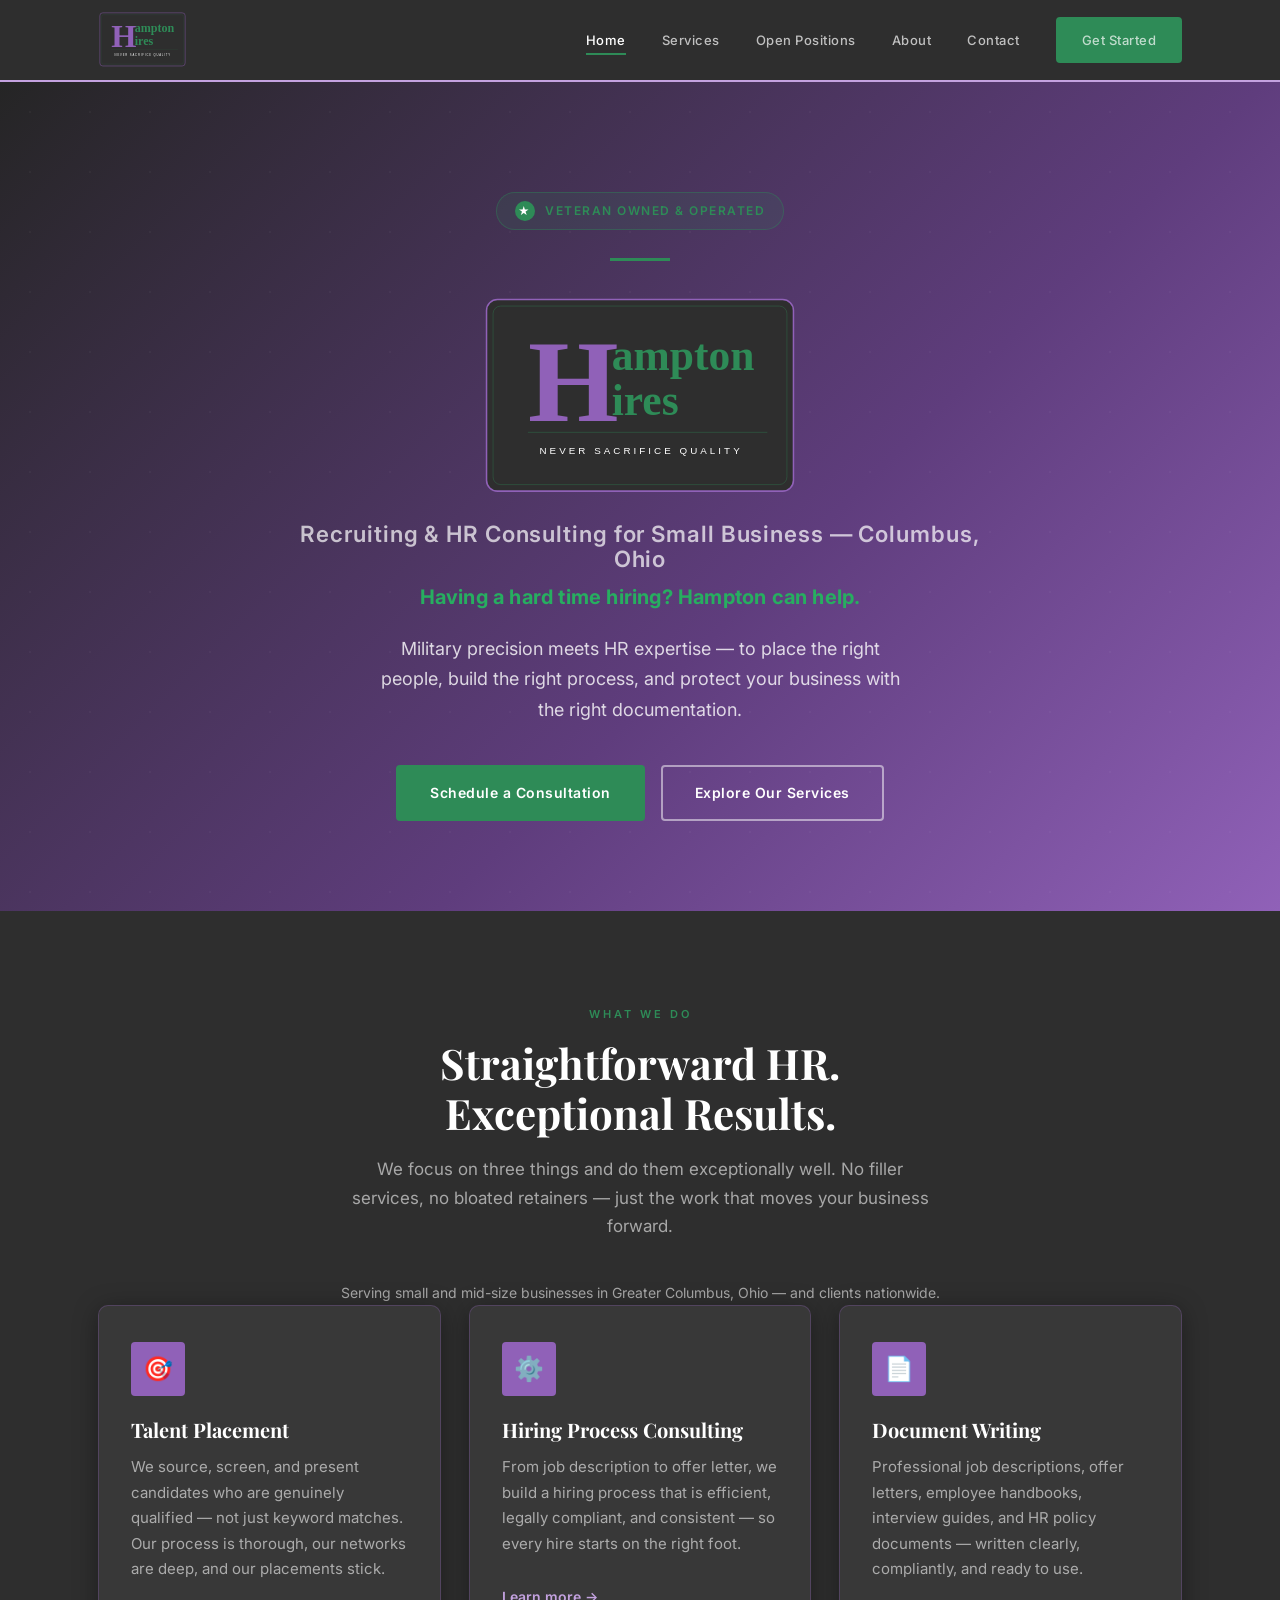
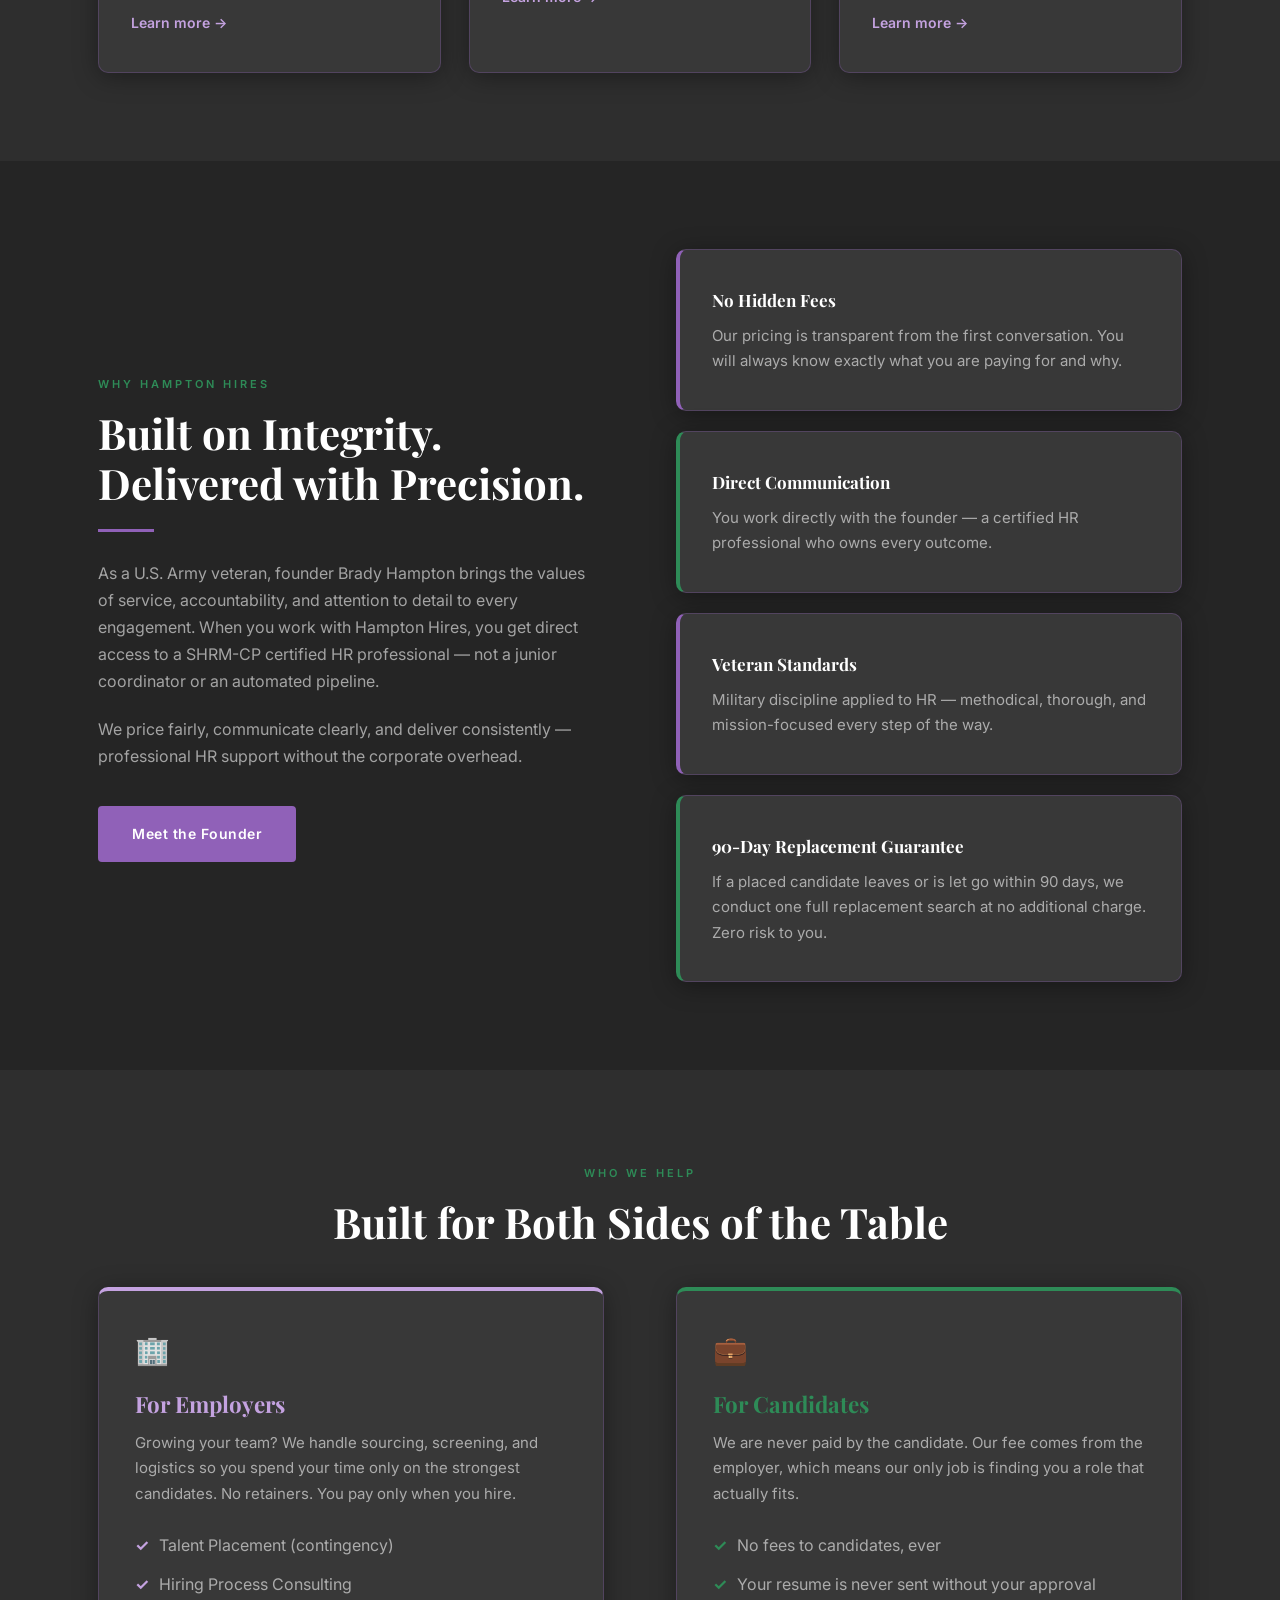
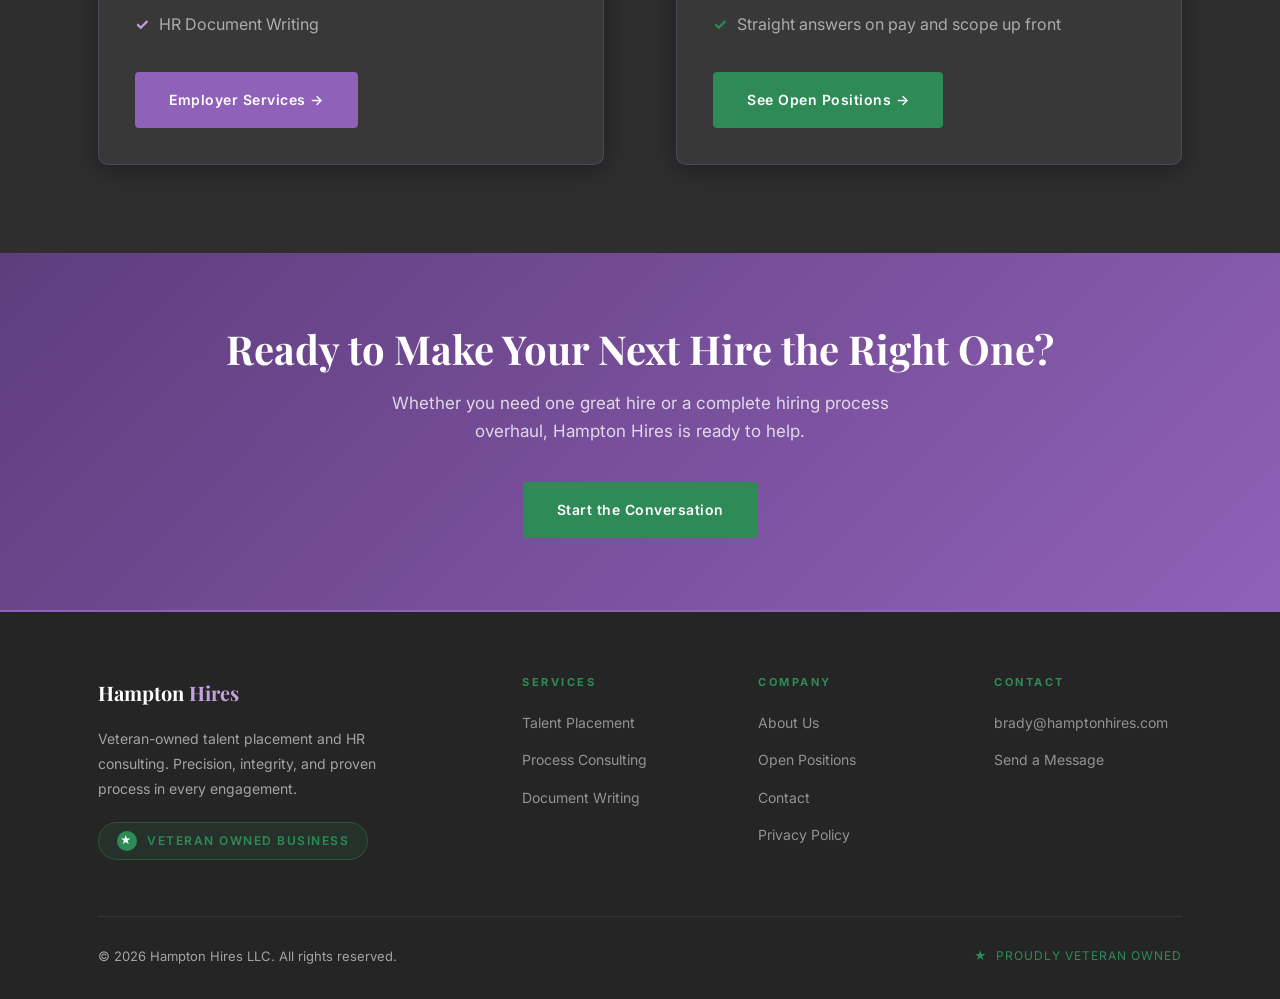
<file: index.html>
<!DOCTYPE html>
<html lang="en">
<head>
  <meta charset="UTF-8"/>
  <meta name="viewport" content="width=device-width, initial-scale=1.0"/>
  <title>Hampton Hires | Recruiter &amp; HR Consulting in Columbus, Ohio</title>
  <meta name="description" content="Veteran-owned talent placement and HR consulting for small and mid-size businesses. Serving Greater Columbus, Ohio and clients nationwide. Precision hiring, proven process."/>
  <meta property="og:title" content="Hampton Hires | Precision Talent Placement"/>
  <meta property="og:description" content="Veteran-owned talent placement and HR consulting. Military precision meets HR expertise — Greater Columbus, Ohio and nationwide."/>
  <meta property="og:type" content="website"/>
  <meta property="og:url" content="https://hamptonhires.com/"/>
  <meta property="og:image" content="https://hamptonhires.com/og-image.png"/>
  <meta property="og:image:width" content="1200"/>
  <meta property="og:image:height" content="630"/>
  <meta name="twitter:card" content="summary_large_image"/>
  <meta name="twitter:image" content="https://hamptonhires.com/og-image.png"/>
    <link rel="canonical" href="https://hamptonhires.com/"/>
  <link rel="icon" type="image/svg+xml" href="logo.svg"/>
  <link rel="stylesheet" href="styles.css"/>
  <script type="application/ld+json">
  {
    "@context": "https://schema.org",
    "@type": "ProfessionalService",
    "name": "Hampton Hires LLC",
    "description": "Veteran-owned talent placement and HR consulting firm serving Greater Columbus, Ohio and clients nationwide. Contingency recruiting with transparent fees and a candidate-first process.",
    "url": "https://hamptonhires.com",
    "telephone": "+17406043091",
    "email": "brady@hamptonhires.com",
    "address": {
      "@type": "PostalAddress",
      "streetAddress": "122 N. Madison Rd.",
      "addressLocality": "London",
      "addressRegion": "OH",
      "postalCode": "43140",
      "addressCountry": "US"
    },
    "areaServed": [
      {"@type": "City", "name": "Columbus", "sameAs": "https://en.wikipedia.org/wiki/Columbus,_Ohio"},
      {"@type": "State", "name": "Ohio", "sameAs": "https://en.wikipedia.org/wiki/Ohio"},
      {"@type": "Text", "name": "Nationwide"}
    ],
    "founder": {
      "@type": "Person",
      "name": "Brady Hampton",
      "jobTitle": "Founder",
      "hasCredential": "SHRM-CP"
    },
    "knowsAbout": ["Talent Acquisition", "Recruiting", "HR Consulting", "Small Business HR", "Contingency Recruiting"],
    "sameAs": ["https://www.linkedin.com/company/116021055/"],
    "priceRange": "$$",
    "image": "https://hamptonhires.com/og-image.png"
  }
  </script>
</head>
<body>

<nav class="nav">
  <div class="container nav-inner">
    <a href="index.html" class="nav-logo">
      <img src="logo.svg" alt="Hampton Hires — Never Sacrifice Quality" height="52" style="display:block;">
    </a>
    <div class="nav-links">
      <a href="index.html" class="active">Home</a>
      <a href="services.html">Services</a>
      <a href="jobs.html">Open Positions</a>
      <a href="about.html">About</a>
      <a href="contact.html">Contact</a>
      <a href="https://calendly.com/brady-hampton-1/30min" target="_blank" rel="noopener" class="btn btn-emerald nav-cta">Get Started</a>
    </div>
  </div>
</nav>

<section class="hero">
  <div class="container">
    <div class="hero-content" style="text-align:center;margin-left:auto;margin-right:auto;">
      <div class="vet-badge" style="margin-left:auto;margin-right:auto;">
        <div class="vet-badge-icon">&#9733;</div>
        Veteran Owned &amp; Operated
      </div>
      <div class="hero-rule" style="margin-left:auto;margin-right:auto;"></div>
      <img src="logo.svg" alt="Hampton Hires — Never Sacrifice Quality" style="width:320px;max-width:90%;margin-bottom:20px;display:block;margin-left:auto;margin-right:auto;">
      <h1 style="font-size:clamp(1.1rem,2.5vw,1.4rem);font-weight:600;color:rgba(255,255,255,0.7);letter-spacing:0.04em;text-align:center;margin:0 auto 8px;font-family:inherit;">Recruiting &amp; HR Consulting for Small Business &mdash; Columbus, Ohio</h1>
      <p style="font-size:1.25rem;font-weight:700;color:#27ae60;margin:0 auto 20px;text-align:center;letter-spacing:0.01em;">Having a hard time hiring? Hampton can help.</p>
      <p class="hero-sub" style="text-align:center;margin-left:auto;margin-right:auto;">Military precision meets HR expertise &mdash; to place the right people, build the right process, and protect your business with the right documentation.</p>
      <div class="hero-btns" style="justify-content:center;">
        <a href="https://calendly.com/brady-hampton-1/30min" target="_blank" rel="noopener" class="btn btn-emerald">Schedule a Consultation</a>
        <a href="services.html" class="btn btn-outline">Explore Our Services</a>
      </div>
    </div>
  </div>
</section>

<section class="section">
  <div class="container">
    <div class="text-center">
      <span class="eyebrow">What We Do</span>
      <h2 class="section-title">Straightforward HR.<br/>Exceptional Results.</h2>
      <p class="section-sub">We focus on three things and do them exceptionally well. No filler services, no bloated retainers &mdash; just the work that moves your business forward.</p>
      <p style="color:var(--text-muted);font-size:14px;margin-top:-8px;">Serving small and mid-size businesses in Greater Columbus, Ohio &mdash; and clients nationwide.</p>
    </div>
    <div class="card-grid">
      <div class="card">
        <div class="card-icon">&#127919;</div>
        <h3>Talent Placement</h3>
        <p>We source, screen, and present candidates who are genuinely qualified &mdash; not just keyword matches. Our process is thorough, our networks are deep, and our placements stick.</p>
        <br/><a href="services.html" style="color:var(--purple-light);font-weight:600;font-size:14px;">Learn more &rarr;</a>
      </div>
      <div class="card">
        <div class="card-icon">&#9881;&#65039;</div>
        <h3>Hiring Process Consulting</h3>
        <p>From job description to offer letter, we build a hiring process that is efficient, legally compliant, and consistent &mdash; so every hire starts on the right foot.</p>
        <br/><a href="services.html" style="color:var(--purple-light);font-weight:600;font-size:14px;">Learn more &rarr;</a>
      </div>
      <div class="card">
        <div class="card-icon">&#128196;</div>
        <h3>Document Writing</h3>
        <p>Professional job descriptions, offer letters, employee handbooks, interview guides, and HR policy documents &mdash; written clearly, compliantly, and ready to use.</p>
        <br/><a href="services.html" style="color:var(--purple-light);font-weight:600;font-size:14px;">Learn more &rarr;</a>
      </div>
    </div>
  </div>
</section>

<section class="section bg-blush">
  <div class="container">
    <div class="two-col">
      <div>
        <span class="eyebrow">Why Hampton Hires</span>
        <h2 class="section-title" style="text-align:left;">Built on Integrity.<br/>Delivered with Precision.</h2>
        <div class="divider left" style="margin-bottom:28px;"></div>
        <p style="color:var(--text-muted);margin-bottom:20px;">As a U.S. Army veteran, founder Brady Hampton brings the values of service, accountability, and attention to detail to every engagement. When you work with Hampton Hires, you get direct access to a SHRM-CP certified HR professional &mdash; not a junior coordinator or an automated pipeline.</p>
        <p style="color:var(--text-muted);margin-bottom:36px;">We price fairly, communicate clearly, and deliver consistently &mdash; professional HR support without the corporate overhead.</p>
        <a href="about.html" class="btn btn-purple">Meet the Founder</a>
      </div>
      <div style="display:flex;flex-direction:column;gap:20px;">
        <div class="card" style="border-left:4px solid var(--purple);">
          <div style="font-family:'Playfair Display',serif;font-size:17px;font-weight:700;margin-bottom:8px;color:var(--white);">No Hidden Fees</div>
          <p>Our pricing is transparent from the first conversation. You will always know exactly what you are paying for and why.</p>
        </div>
        <div class="card" style="border-left:4px solid var(--emerald);">
          <div style="font-family:'Playfair Display',serif;font-size:17px;font-weight:700;margin-bottom:8px;color:var(--white);">Direct Communication</div>
          <p>You work directly with the founder &mdash; a certified HR professional who owns every outcome.</p>
        </div>
        <div class="card" style="border-left:4px solid var(--purple);">
          <div style="font-family:'Playfair Display',serif;font-size:17px;font-weight:700;margin-bottom:8px;color:var(--white);">Veteran Standards</div>
          <p>Military discipline applied to HR &mdash; methodical, thorough, and mission-focused every step of the way.</p>
        </div>
        <div class="card" style="border-left:4px solid var(--emerald);">
          <div style="font-family:'Playfair Display',serif;font-size:17px;font-weight:700;margin-bottom:8px;color:var(--white);">90-Day Replacement Guarantee</div>
          <p>If a placed candidate leaves or is let go within 90 days, we conduct one full replacement search at no additional charge. Zero risk to you.</p>
        </div>
      </div>
    </div>
  </div>
</section>

<!-- FOR EMPLOYERS / FOR CANDIDATES -->
<section class="section">
  <div class="container">
    <div class="text-center" style="margin-bottom:40px;">
      <span class="eyebrow">Who We Help</span>
      <h2 class="section-title">Built for Both Sides of the Table</h2>
    </div>
    <div class="two-col">
      <div class="card" style="border-top:4px solid var(--purple-light);padding:36px;">
        <div style="font-size:28px;margin-bottom:16px;">&#127970;</div>
        <h3 style="color:var(--purple-light);font-family:'Playfair Display',serif;font-size:1.4rem;margin-bottom:12px;">For Employers</h3>
        <p style="color:var(--text-muted);margin-bottom:20px;">Growing your team? We handle sourcing, screening, and logistics so you spend your time only on the strongest candidates. No retainers. You pay only when you hire.</p>
        <ul style="list-style:none;padding:0;margin:0 0 28px;">
          <li style="padding:6px 0;color:var(--text-muted);display:flex;gap:10px;"><span style="color:var(--purple-light);font-weight:700;">&#10003;</span> Talent Placement (contingency)</li>
          <li style="padding:6px 0;color:var(--text-muted);display:flex;gap:10px;"><span style="color:var(--purple-light);font-weight:700;">&#10003;</span> Hiring Process Consulting</li>
          <li style="padding:6px 0;color:var(--text-muted);display:flex;gap:10px;"><span style="color:var(--purple-light);font-weight:700;">&#10003;</span> HR Document Writing</li>
        </ul>
        <a href="services.html" class="btn btn-purple">Employer Services &rarr;</a>
      </div>
      <div class="card" style="border-top:4px solid var(--emerald);padding:36px;">
        <div style="font-size:28px;margin-bottom:16px;">&#128188;</div>
        <h3 style="color:var(--emerald);font-family:'Playfair Display',serif;font-size:1.4rem;margin-bottom:12px;">For Candidates</h3>
        <p style="color:var(--text-muted);margin-bottom:20px;">We are never paid by the candidate. Our fee comes from the employer, which means our only job is finding you a role that actually fits.</p>
        <ul style="list-style:none;padding:0;margin:0 0 28px;">
          <li style="padding:6px 0;color:var(--text-muted);display:flex;gap:10px;"><span style="color:var(--emerald);font-weight:700;">&#10003;</span> No fees to candidates, ever</li>
          <li style="padding:6px 0;color:var(--text-muted);display:flex;gap:10px;"><span style="color:var(--emerald);font-weight:700;">&#10003;</span> Your resume is never sent without your approval</li>
          <li style="padding:6px 0;color:var(--text-muted);display:flex;gap:10px;"><span style="color:var(--emerald);font-weight:700;">&#10003;</span> Straight answers on pay and scope up front</li>
        </ul>
        <a href="jobs.html" class="btn btn-emerald">See Open Positions &rarr;</a>
      </div>
    </div>
  </div>
</section>

<section style="background:linear-gradient(135deg,var(--purple-dark),var(--purple));padding:72px 0;">
  <div class="container text-center">
    <h2 style="color:var(--white);font-size:clamp(26px,4vw,40px);margin-bottom:16px;">Ready to Make Your Next Hire the Right One?</h2>
    <p style="color:rgba(255,255,255,0.78);font-size:17px;margin-bottom:36px;max-width:520px;margin-left:auto;margin-right:auto;">Whether you need one great hire or a complete hiring process overhaul, Hampton Hires is ready to help.</p>
    <a href="contact.html" class="btn btn-emerald">Start the Conversation</a>
  </div>
</section>

<footer class="footer">
  <div class="container">
    <div class="footer-grid">
      <div class="footer-brand">
        <div style="color:white;font-family:'Playfair Display',serif;font-size:20px;font-weight:700;">Hampton<span style="color:var(--purple-light);"> Hires</span></div>
        <p>Veteran-owned talent placement and HR consulting. Precision, integrity, and proven process in every engagement.</p>
        <div class="vet-badge" style="margin-top:20px;margin-bottom:0;"><div class="vet-badge-icon">&#9733;</div>Veteran Owned Business</div>
      </div>
      <div>
        <h4>Services</h4>
        <ul>
          <li><a href="services.html">Talent Placement</a></li>
          <li><a href="services.html">Process Consulting</a></li>
          <li><a href="services.html">Document Writing</a></li>
        </ul>
      </div>
      <div>
        <h4>Company</h4>
        <ul>
          <li><a href="about.html">About Us</a></li>
          <li><a href="jobs.html">Open Positions</a></li>
          <li><a href="contact.html">Contact</a></li>
          <li><a href="privacy.html">Privacy Policy</a></li>
        </ul>
      </div>
      <div>
        <h4>Contact</h4>
        <ul>
          <li><a href="mailto:brady@hamptonhires.com">brady@hamptonhires.com</a></li>
          <li><a href="contact.html">Send a Message</a></li>
        </ul>
      </div>
    </div>
    <div class="footer-bottom">
      <span>&copy; 2026 Hampton Hires LLC. All rights reserved.</span>
      <div class="footer-vet"><span>&#9733;</span><span>Proudly Veteran Owned</span></div>
    </div>
  </div>
</footer>
</body>
</html>
</file>
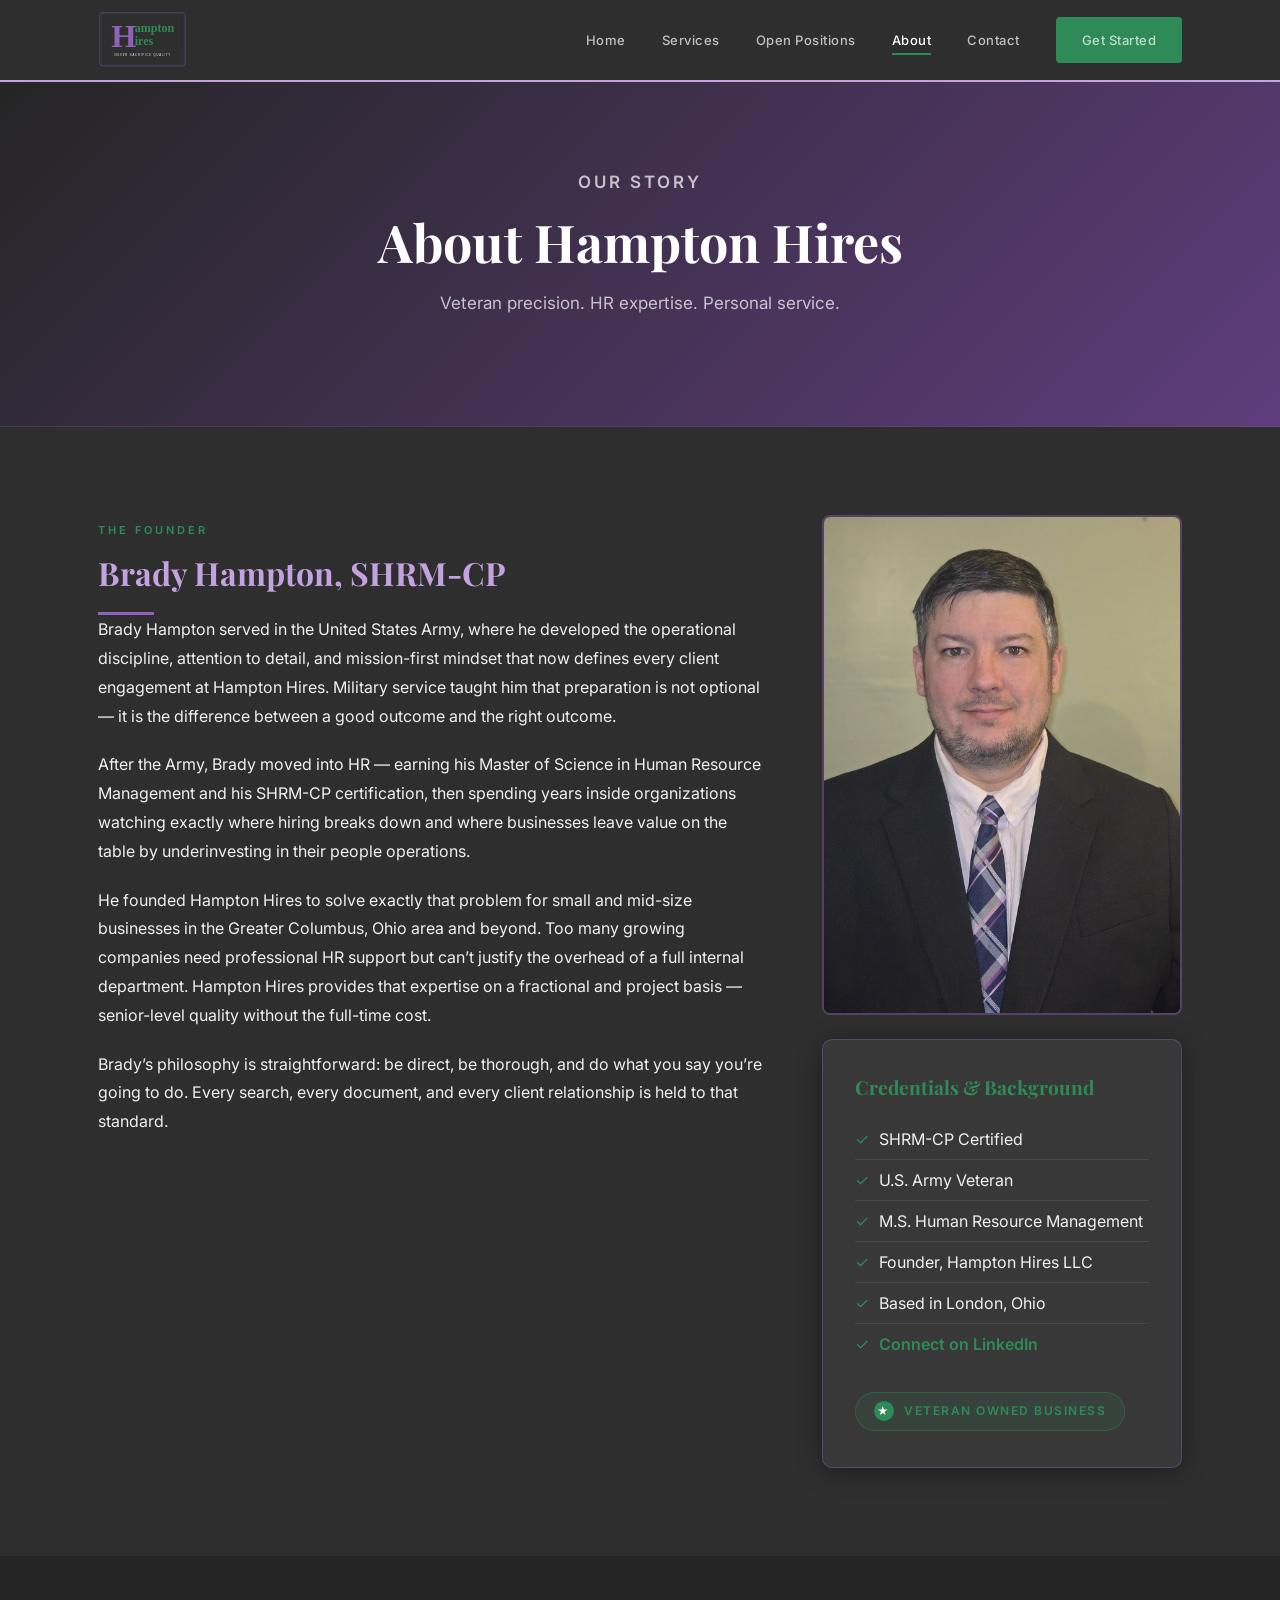
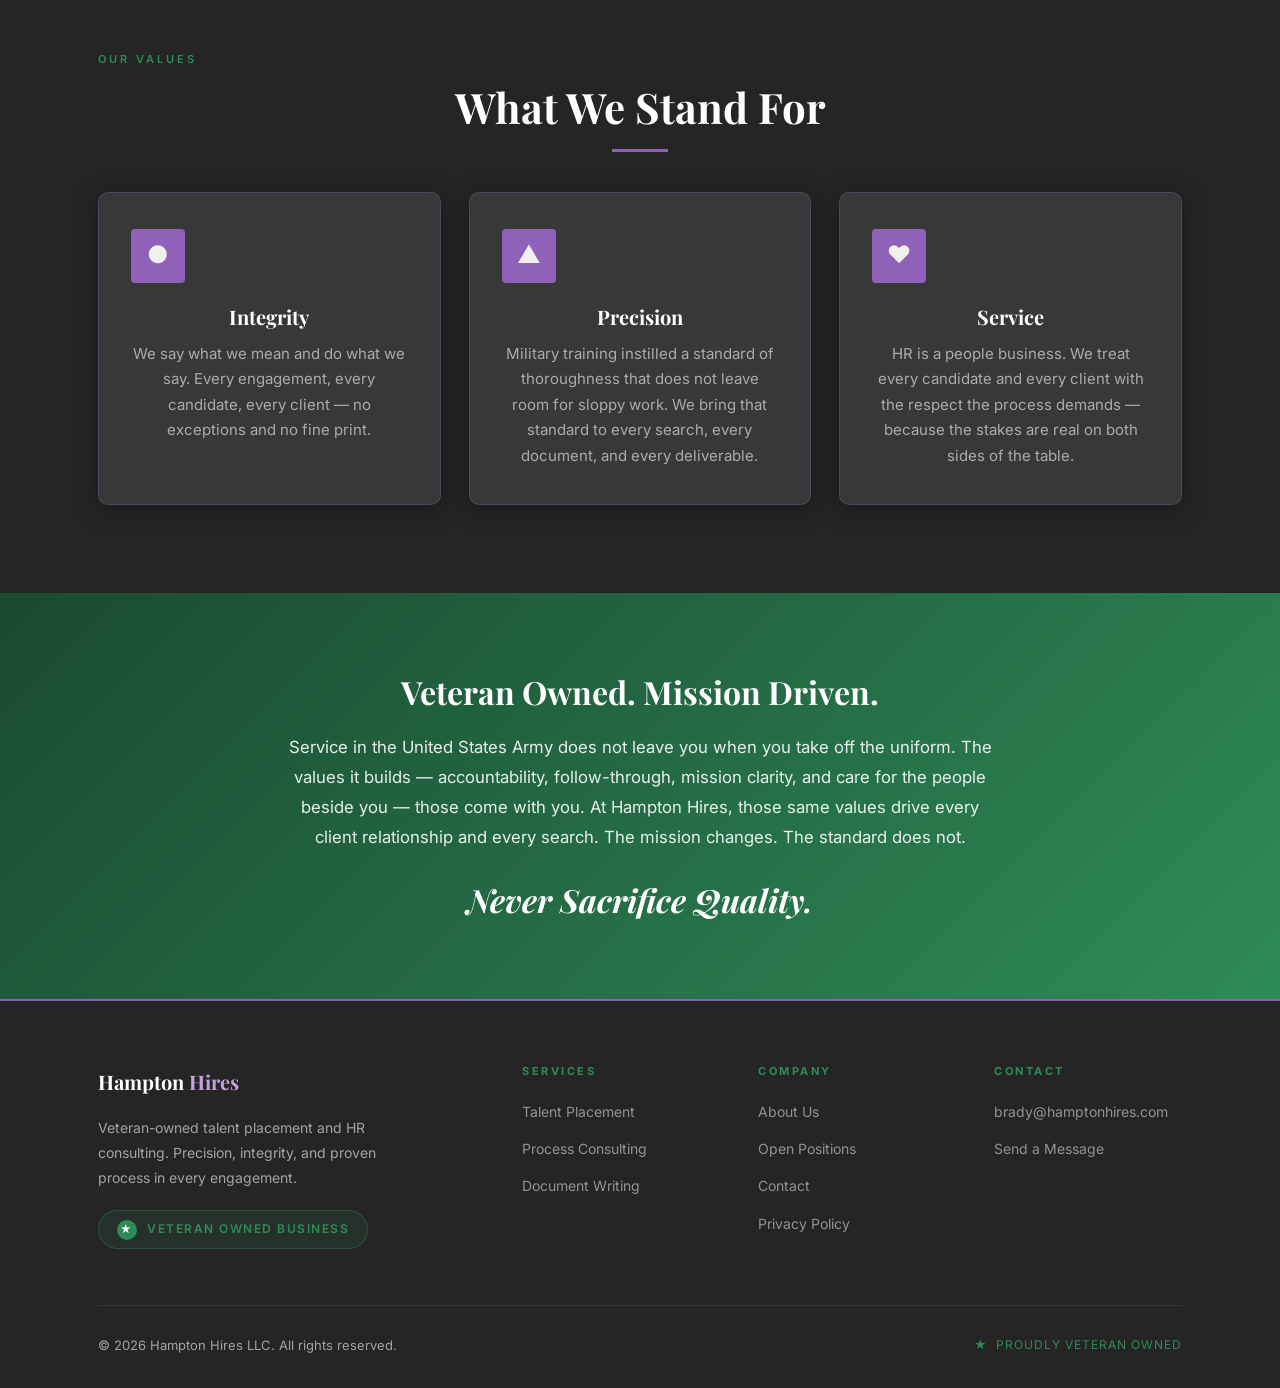
<file: about.html>
<!DOCTYPE html>
<html lang="en">
<head>
  <meta charset="UTF-8">
  <meta name="viewport" content="width=device-width, initial-scale=1.0">
  <title>About Brady Hampton, SHRM-CP | Hampton Hires (Columbus, OH)</title>
  <meta name="description" content="Brady Hampton, SHRM-CP — U.S. Army veteran, HR professional, and founder of Hampton Hires. Veteran-owned recruiting and HR consulting serving Greater Columbus, Ohio and nationwide."/>
  <meta property="og:title" content="About | Hampton Hires"/>
  <meta property="og:description" content="Meet Brady Hampton — U.S. Army veteran, SHRM-CP certified, and founder of Hampton Hires. Veteran-owned HR consulting built on precision and integrity."/>
  <meta property="og:type" content="website"/>
  <meta property="og:url" content="https://hamptonhires.com/about.html"/>
  <meta property="og:image" content="https://hamptonhires.com/og-image.png"/>
  <meta property="og:image:width" content="1200"/>
  <meta property="og:image:height" content="630"/>
  <meta name="twitter:card" content="summary_large_image"/>
  <meta name="twitter:image" content="https://hamptonhires.com/og-image.png"/>
    <link rel="canonical" href="https://hamptonhires.com/about.html"/>
  <link rel="icon" type="image/svg+xml" href="logo.svg"/>
  <link rel="stylesheet" href="styles.css">
  <script type="application/ld+json">
  {
    "@context": "https://schema.org",
    "@type": "ProfessionalService",
    "name": "Hampton Hires LLC",
    "description": "Veteran-owned talent placement and HR consulting firm serving Greater Columbus, Ohio and clients nationwide. Contingency recruiting with transparent fees and a candidate-first process.",
    "url": "https://hamptonhires.com",
    "telephone": "+17406043091",
    "email": "brady@hamptonhires.com",
    "address": {
      "@type": "PostalAddress",
      "streetAddress": "122 N. Madison Rd.",
      "addressLocality": "London",
      "addressRegion": "OH",
      "postalCode": "43140",
      "addressCountry": "US"
    },
    "areaServed": [
      {"@type": "City", "name": "Columbus", "sameAs": "https://en.wikipedia.org/wiki/Columbus,_Ohio"},
      {"@type": "State", "name": "Ohio", "sameAs": "https://en.wikipedia.org/wiki/Ohio"},
      {"@type": "Text", "name": "Nationwide"}
    ],
    "founder": {
      "@type": "Person",
      "name": "Brady Hampton",
      "jobTitle": "Founder",
      "hasCredential": "SHRM-CP"
    },
    "knowsAbout": ["Talent Acquisition", "Recruiting", "HR Consulting", "Small Business HR", "Contingency Recruiting"],
    "sameAs": ["https://www.linkedin.com/company/116021055/"],
    "priceRange": "$$",
    "image": "https://hamptonhires.com/og-image.png"
  }
  </script>
  <script type="application/ld+json">
  {
    "@context": "https://schema.org",
    "@type": "Person",
    "name": "Brady Hampton",
    "jobTitle": "Founder",
    "hasCredential": ["SHRM-CP", "M.S. Human Resource Management"],
    "worksFor": {
      "@type": "Organization",
      "name": "Hampton Hires LLC",
      "url": "https://hamptonhires.com"
    },
    "sameAs": ["https://www.linkedin.com/company/116021055/"]
  }
  </script>
</head>
<body>
<nav class="nav">
  <div class="container nav-inner">
    <a href="index.html" class="nav-logo">
      <img src="logo.svg" alt="Hampton Hires — Never Sacrifice Quality" height="52" style="display:block;">
    </a>
    <div class="nav-links">
      <a href="index.html">Home</a>
      <a href="services.html">Services</a>
      <a href="jobs.html">Open Positions</a>
      <a href="about.html" class="active">About</a>
      <a href="contact.html">Contact</a>
      <a href="https://calendly.com/brady-hampton-1/30min" target="_blank" rel="noopener" class="btn btn-emerald nav-cta">Get Started</a>
    </div>
  </div>
</nav>

<header class="page-header">
  <div class="container text-center">
    <p class="eyebrow">Our Story</p>
    <h1 class="section-title">About Hampton Hires</h1>
    <p class="section-sub">Veteran precision. HR expertise. Personal service.</p>
  </div>
</header>

<!-- FOUNDER SECTION -->
<section class="section">
  <div class="container two-col-aside">

    <!-- Left: Bio -->
    <div>
      <p class="eyebrow">The Founder</p>
      <h2 style="font-family:'Playfair Display',serif;font-size:2rem;color:var(--purple-light);margin-bottom:16px;">Brady Hampton, SHRM-CP</h2>
      <div class="divider left"></div>
      <p style="line-height:1.8;margin-bottom:20px;">Brady Hampton served in the United States Army, where he developed the operational discipline, attention to detail, and mission-first mindset that now defines every client engagement at Hampton Hires. Military service taught him that preparation is not optional &mdash; it is the difference between a good outcome and the right outcome.</p>
      <p style="line-height:1.8;margin-bottom:20px;">After the Army, Brady moved into HR &mdash; earning his Master of Science in Human Resource Management and his SHRM-CP certification, then spending years inside organizations watching exactly where hiring breaks down and where businesses leave value on the table by underinvesting in their people operations.</p>
      <p style="line-height:1.8;margin-bottom:20px;">He founded Hampton Hires to solve exactly that problem for small and mid-size businesses in the Greater Columbus, Ohio area and beyond. Too many growing companies need professional HR support but can&rsquo;t justify the overhead of a full internal department. Hampton Hires provides that expertise on a fractional and project basis &mdash; senior-level quality without the full-time cost.</p>
      <p style="line-height:1.8;">Brady&rsquo;s philosophy is straightforward: be direct, be thorough, and do what you say you&rsquo;re going to do. Every search, every document, and every client relationship is held to that standard.</p>
    </div>

    <!-- Right: Photo + Credentials card -->
    <div style="display:flex;flex-direction:column;gap:24px;">
      <img src="brady_headshot.jpg" alt="Brady Hampton, SHRM-CP — Founder of Hampton Hires"
           width="400" height="500" loading="lazy"
           style="width:100%;border-radius:8px;display:block;border:2px solid rgba(144,97,184,0.4);object-fit:cover;object-position:top;">
      <div class="card" style="border:1px solid rgba(144,97,184,0.4);">
        <h3 style="color:var(--emerald);font-family:'Playfair Display',serif;font-size:1.2rem;margin-bottom:20px;">Credentials &amp; Background</h3>
        <ul style="list-style:none;padding:0;margin:0 0 28px;line-height:1;">
          <li style="padding:12px 0;border-bottom:1px solid rgba(255,255,255,0.08);display:flex;align-items:center;gap:10px;"><span style="color:var(--emerald);">&#10003;</span> SHRM-CP Certified</li>
          <li style="padding:12px 0;border-bottom:1px solid rgba(255,255,255,0.08);display:flex;align-items:center;gap:10px;"><span style="color:var(--emerald);">&#10003;</span> U.S. Army Veteran</li>
          <li style="padding:12px 0;border-bottom:1px solid rgba(255,255,255,0.08);display:flex;align-items:center;gap:10px;"><span style="color:var(--emerald);">&#10003;</span> M.S. Human Resource Management</li>
          <li style="padding:12px 0;border-bottom:1px solid rgba(255,255,255,0.08);display:flex;align-items:center;gap:10px;"><span style="color:var(--emerald);">&#10003;</span> Founder, Hampton Hires LLC</li>
          <li style="padding:12px 0;border-bottom:1px solid rgba(255,255,255,0.08);display:flex;align-items:center;gap:10px;"><span style="color:var(--emerald);">&#10003;</span> Based in London, Ohio</li>
          <li style="padding:12px 0;display:flex;align-items:center;gap:10px;"><span style="color:var(--emerald);">&#10003;</span> <a href="https://www.linkedin.com/company/116021055/" target="_blank" rel="noopener" style="color:var(--emerald);font-weight:600;">Connect on LinkedIn</a></li>
        </ul>
        <div class="vet-badge" style="margin:0;"><div class="vet-badge-icon">&#9733;</div>Veteran Owned Business</div>
      </div>
    </div>

  </div>
</section>

<!-- MISSION / VALUES -->
<section class="section bg-blush">
  <div class="container">
    <p class="eyebrow text-center">Our Values</p>
    <h2 class="section-title text-center">What We Stand For</h2>
    <div class="divider" style="margin:0 auto 40px;"></div>
    <div class="card-grid">

      <div class="card text-center">
        <div class="card-icon">&#9679;</div>
        <h3>Integrity</h3>
        <p>We say what we mean and do what we say. Every engagement, every candidate, every client &mdash; no exceptions and no fine print.</p>
      </div>

      <div class="card text-center">
        <div class="card-icon">&#9650;</div>
        <h3>Precision</h3>
        <p>Military training instilled a standard of thoroughness that does not leave room for sloppy work. We bring that standard to every search, every document, and every deliverable.</p>
      </div>

      <div class="card text-center">
        <div class="card-icon">&#9829;</div>
        <h3>Service</h3>
        <p>HR is a people business. We treat every candidate and every client with the respect the process demands &mdash; because the stakes are real on both sides of the table.</p>
      </div>

    </div>
  </div>
</section>

<!-- VETERAN SECTION -->
<section style="background:linear-gradient(135deg,#1a4a30 0%,var(--emerald) 100%);padding:80px 0;">
  <div class="container" style="max-width:760px;text-align:center;">
    <h2 style="color:white;font-family:'Playfair Display',serif;font-size:2rem;margin-bottom:20px;">Veteran Owned. Mission Driven.</h2>
    <p style="color:rgba(255,255,255,0.9);font-size:1.05rem;line-height:1.8;">Service in the United States Army does not leave you when you take off the uniform. The values it builds &mdash; accountability, follow-through, mission clarity, and care for the people beside you &mdash; those come with you. At Hampton Hires, those same values drive every client relationship and every search. The mission changes. The standard does not.</p>
    <h2 style="color:white;font-family:'Playfair Display',serif;font-size:2rem;margin-top:28px;margin-bottom:0;font-style:italic;">Never Sacrifice Quality.</h2>
  </div>
</section>

<footer class="footer">
  <div class="container">
    <div class="footer-grid">
      <div class="footer-brand">
        <div style="color:white;font-family:'Playfair Display',serif;font-size:20px;font-weight:700;">Hampton<span style="color:var(--purple-light);"> Hires</span></div>
        <p>Veteran-owned talent placement and HR consulting. Precision, integrity, and proven process in every engagement.</p>
        <div class="vet-badge" style="margin-top:20px;margin-bottom:0;"><div class="vet-badge-icon">&#9733;</div>Veteran Owned Business</div>
      </div>
      <div><h4>Services</h4><ul><li><a href="services.html">Talent Placement</a></li><li><a href="services.html">Process Consulting</a></li><li><a href="services.html">Document Writing</a></li></ul></div>
      <div><h4>Company</h4><ul><li><a href="about.html">About Us</a></li><li><a href="jobs.html">Open Positions</a></li><li><a href="contact.html">Contact</a></li><li><a href="privacy.html">Privacy Policy</a></li></ul></div>
      <div><h4>Contact</h4><ul><li><a href="mailto:brady@hamptonhires.com">brady@hamptonhires.com</a></li><li><a href="contact.html">Send a Message</a></li></ul></div>
    </div>
    <div class="footer-bottom">
      <span>&copy; 2026 Hampton Hires LLC. All rights reserved.</span>
      <div class="footer-vet"><span>&#9733;</span><span>Proudly Veteran Owned</span></div>
    </div>
  </div>
</footer>
</body>
</html>
</file>
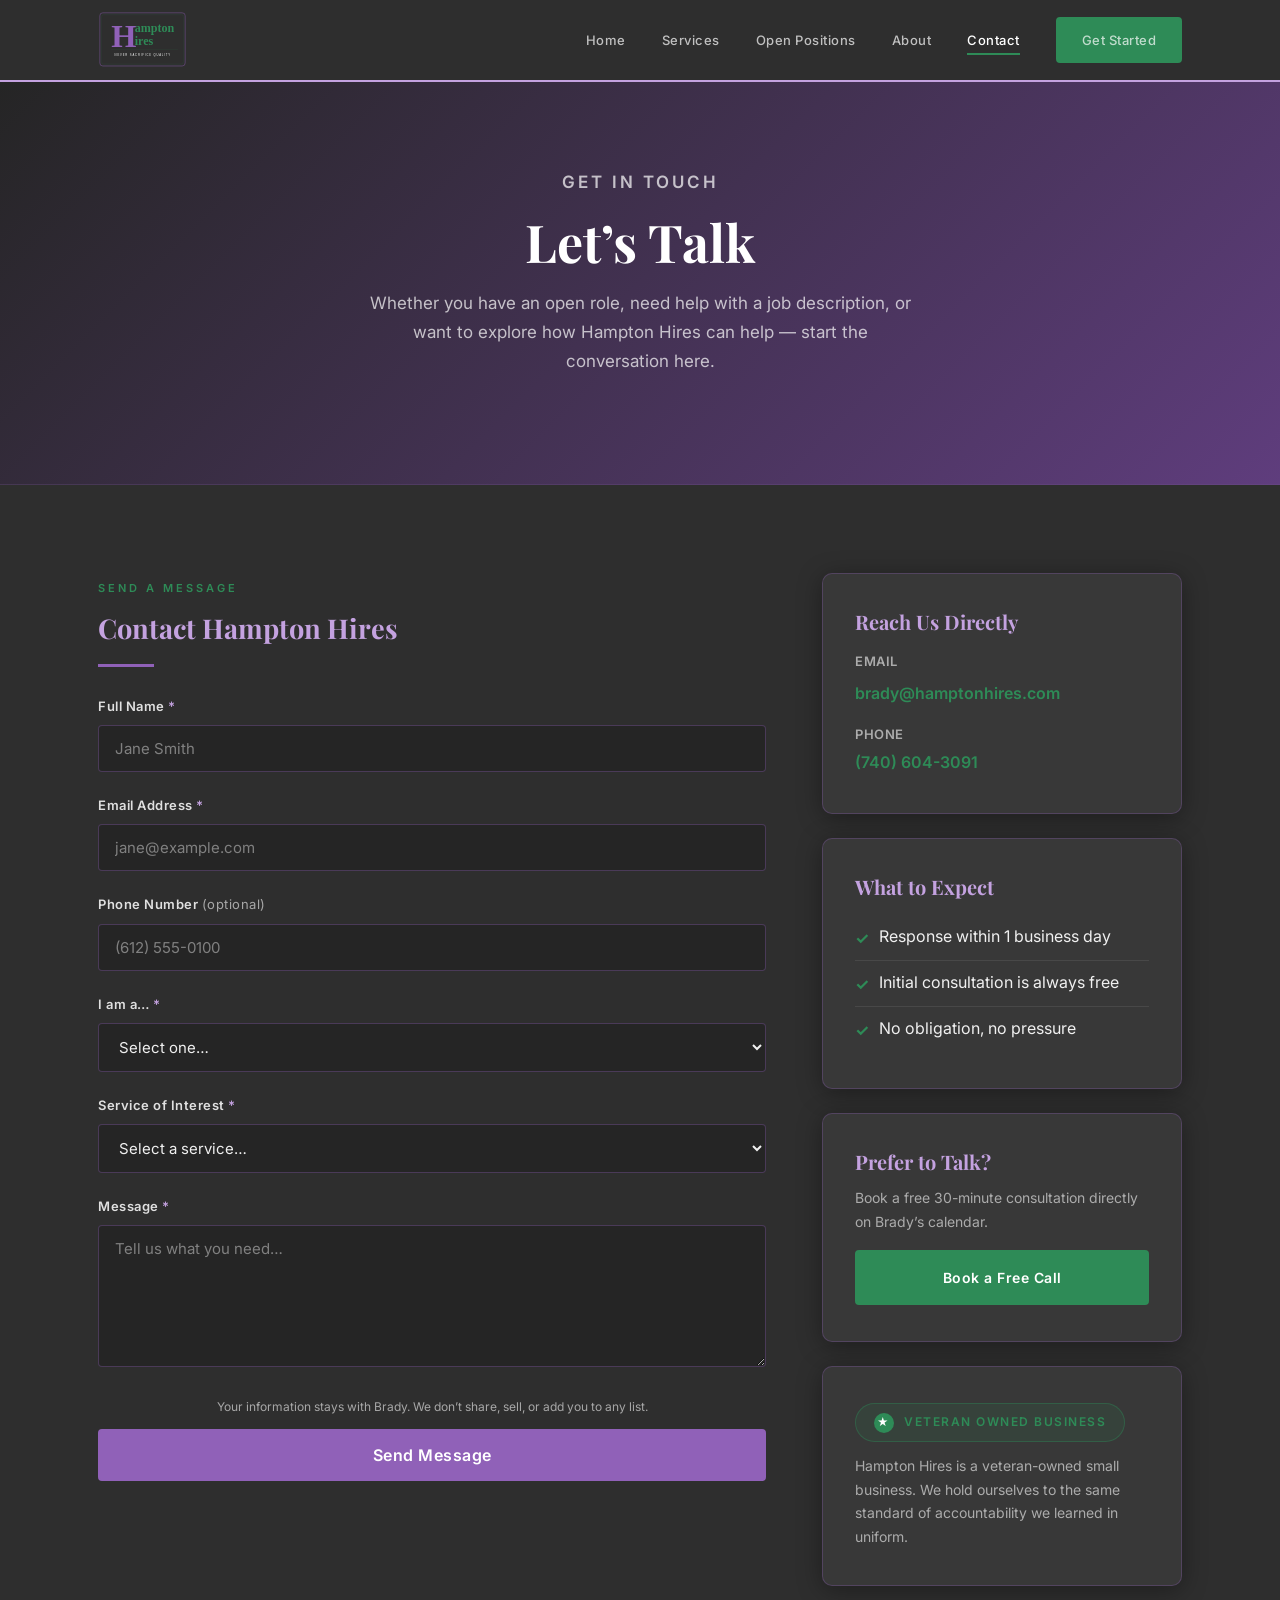
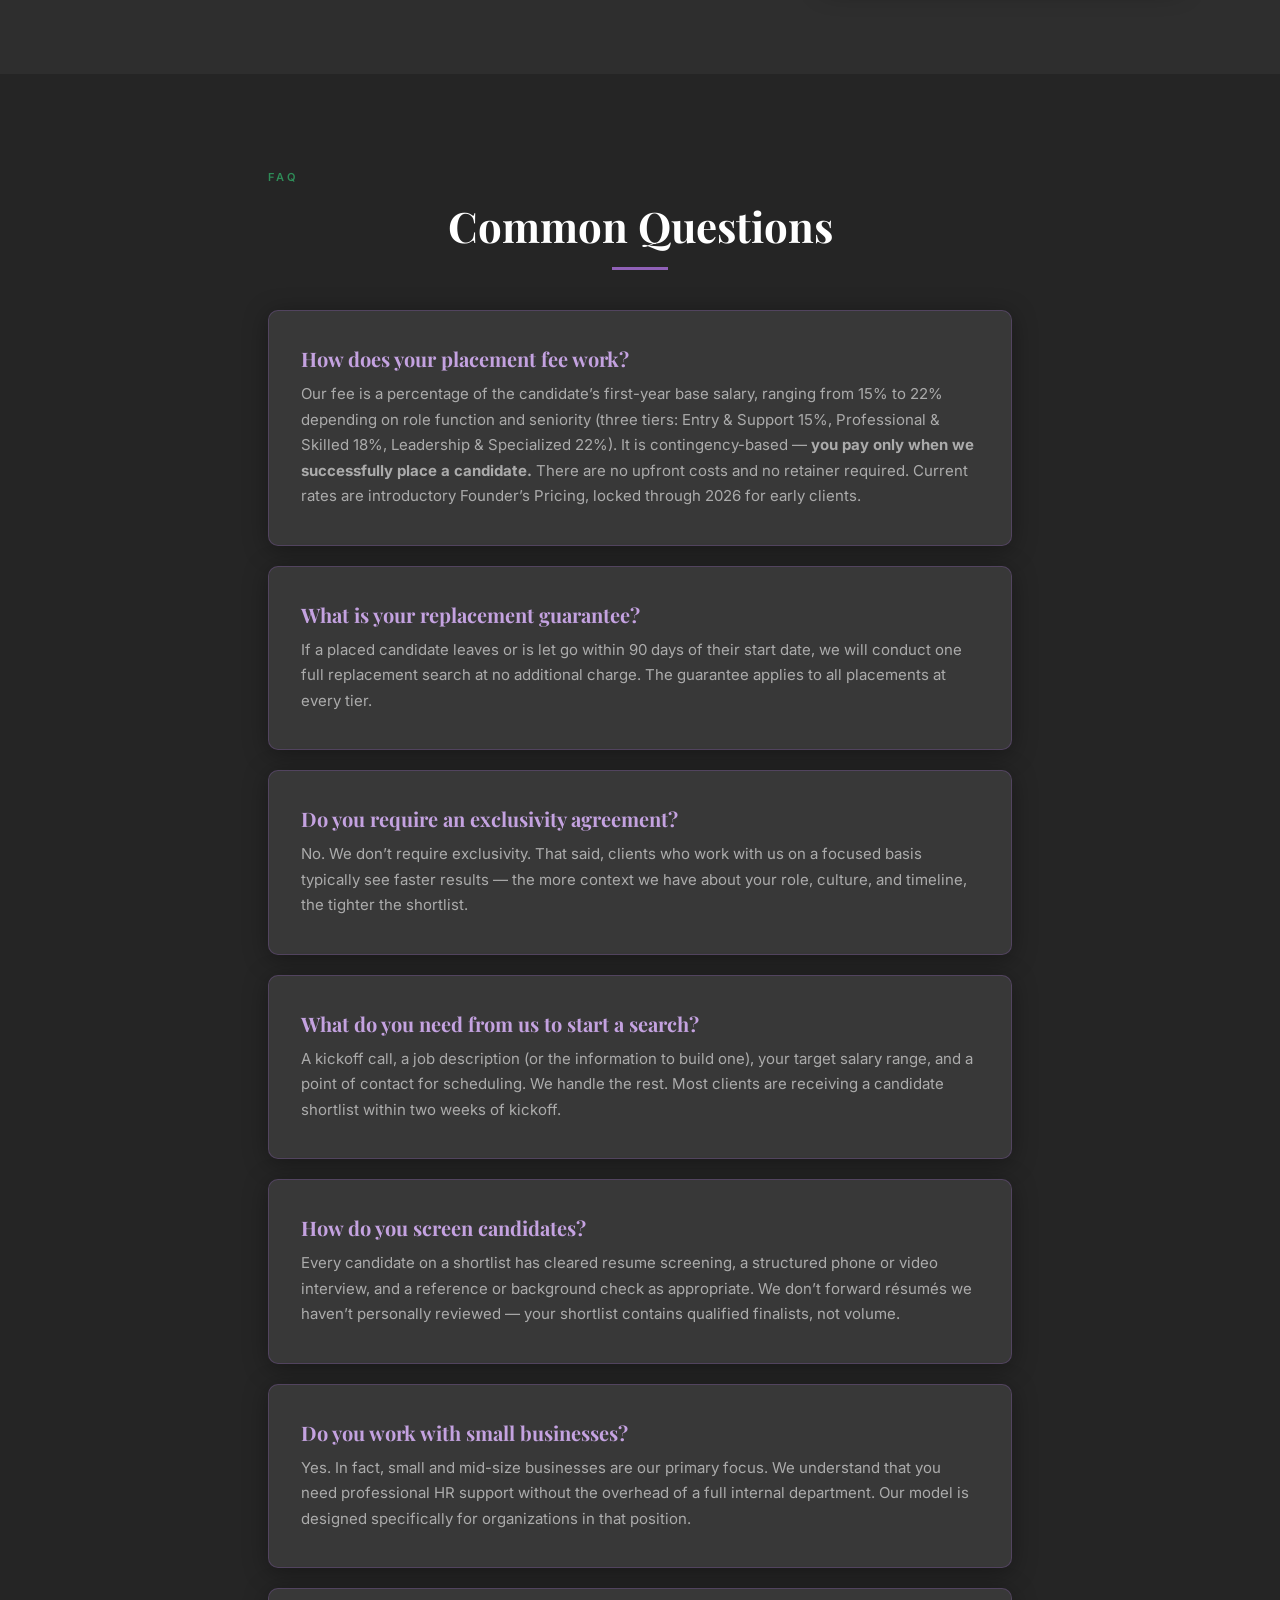
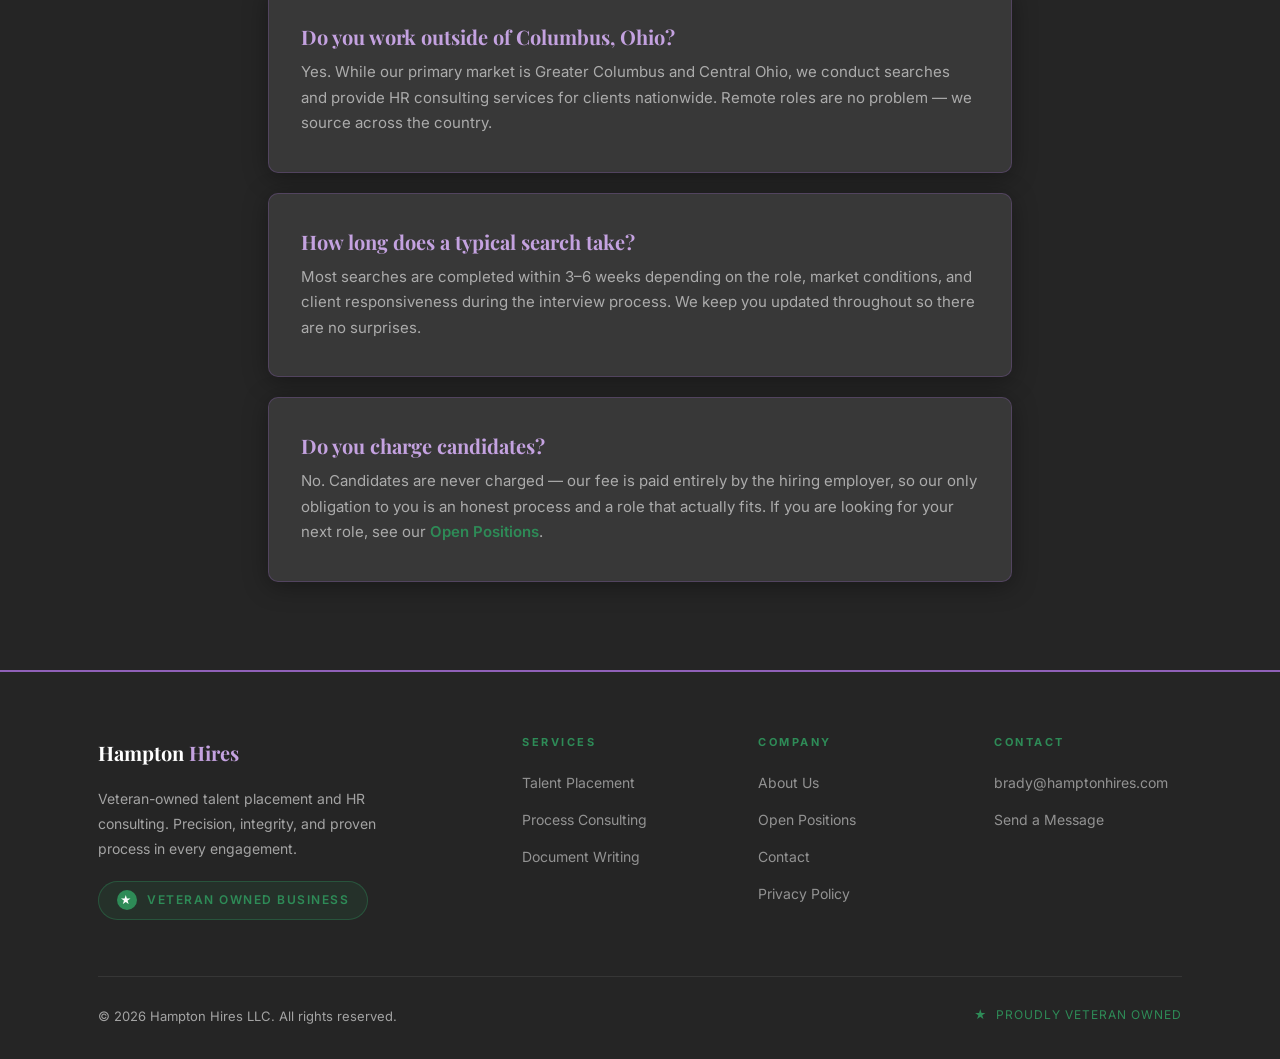
<file: contact.html>
<!DOCTYPE html>
<html lang="en">
<head>
  <meta charset="UTF-8">
  <meta name="viewport" content="width=device-width, initial-scale=1.0">
  <title>Contact Hampton Hires | Columbus, OH Recruiter</title>
  <meta name="description" content="Get in touch with Hampton Hires. Whether you have an open role or need HR support, start the conversation here. Response within 1 business day."/>
  <meta property="og:title" content="Contact | Hampton Hires"/>
  <meta property="og:description" content="Start a conversation with Hampton Hires. Free initial consultation, no obligation, response within 1 business day."/>
  <meta property="og:type" content="website"/>
  <meta property="og:url" content="https://hamptonhires.com/contact.html"/>
  <meta property="og:image" content="https://hamptonhires.com/og-image.png"/>
  <meta property="og:image:width" content="1200"/>
  <meta property="og:image:height" content="630"/>
  <meta name="twitter:card" content="summary_large_image"/>
  <meta name="twitter:image" content="https://hamptonhires.com/og-image.png"/>
    <link rel="canonical" href="https://hamptonhires.com/contact.html"/>
  <link rel="icon" type="image/svg+xml" href="logo.svg"/>
  <link rel="stylesheet" href="styles.css">
  <script type="application/ld+json">
  {
    "@context": "https://schema.org",
    "@type": "ProfessionalService",
    "name": "Hampton Hires LLC",
    "description": "Veteran-owned talent placement and HR consulting firm serving Greater Columbus, Ohio and clients nationwide. Contingency recruiting with transparent fees and a candidate-first process.",
    "url": "https://hamptonhires.com",
    "telephone": "+17406043091",
    "email": "brady@hamptonhires.com",
    "address": {
      "@type": "PostalAddress",
      "streetAddress": "122 N. Madison Rd.",
      "addressLocality": "London",
      "addressRegion": "OH",
      "postalCode": "43140",
      "addressCountry": "US"
    },
    "areaServed": [
      {"@type": "City", "name": "Columbus", "sameAs": "https://en.wikipedia.org/wiki/Columbus,_Ohio"},
      {"@type": "State", "name": "Ohio", "sameAs": "https://en.wikipedia.org/wiki/Ohio"},
      {"@type": "Text", "name": "Nationwide"}
    ],
    "founder": {
      "@type": "Person",
      "name": "Brady Hampton",
      "jobTitle": "Founder",
      "hasCredential": "SHRM-CP"
    },
    "knowsAbout": ["Talent Acquisition", "Recruiting", "HR Consulting", "Small Business HR", "Contingency Recruiting"],
    "sameAs": ["https://www.linkedin.com/company/116021055/"],
    "priceRange": "$$",
    "image": "https://hamptonhires.com/og-image.png"
  }
  </script>
  <script type="application/ld+json">
  {
    "@context": "https://schema.org",
    "@type": "FAQPage",
    "mainEntity": [
      {
        "@type": "Question",
        "name": "How does your placement fee work?",
        "acceptedAnswer": {
          "@type": "Answer",
          "text": "Our fee is a percentage of the candidate's first-year base salary, ranging from 15% to 22% depending on role function and seniority (three tiers: Entry & Support 15%, Professional & Skilled 18%, Leadership & Specialized 22%). It is contingency-based — you pay only when we successfully place a candidate. There are no upfront costs and no retainer required."
        }
      },
      {
        "@type": "Question",
        "name": "What is your replacement guarantee?",
        "acceptedAnswer": {
          "@type": "Answer",
          "text": "If a placed candidate leaves or is let go within 90 days of their start date, we will conduct one full replacement search at no additional charge. The guarantee applies to all placements at every tier."
        }
      },
      {
        "@type": "Question",
        "name": "Do you require an exclusivity agreement?",
        "acceptedAnswer": {
          "@type": "Answer",
          "text": "No. We don't require exclusivity. Clients who work with us on a focused basis typically see faster results — the more context we have about your role, culture, and timeline, the tighter the shortlist."
        }
      },
      {
        "@type": "Question",
        "name": "What do you need from us to start a search?",
        "acceptedAnswer": {
          "@type": "Answer",
          "text": "A kickoff call, a job description (or the information to build one), your target salary range, and a point of contact for scheduling. Most clients receive a candidate shortlist within two weeks of kickoff."
        }
      },
      {
        "@type": "Question",
        "name": "How do you screen candidates?",
        "acceptedAnswer": {
          "@type": "Answer",
          "text": "Every candidate on a shortlist has cleared resume screening, a structured phone or video interview, and a reference or background check as appropriate. We don't forward résumés we haven't personally reviewed — your shortlist contains qualified finalists, not volume."
        }
      },
      {
        "@type": "Question",
        "name": "Do you work with small businesses?",
        "acceptedAnswer": {
          "@type": "Answer",
          "text": "Yes. Small and mid-size businesses are our primary focus. We understand that you need professional HR support without the overhead of a full internal department. Our model is designed specifically for organizations in that position."
        }
      },
      {
        "@type": "Question",
        "name": "Do you work outside of Columbus, Ohio?",
        "acceptedAnswer": {
          "@type": "Answer",
          "text": "Yes. While our primary market is Greater Columbus and Central Ohio, we conduct searches and provide HR consulting services for clients nationwide. Remote roles are no problem — we source across the country."
        }
      },
      {
        "@type": "Question",
        "name": "How long does a typical search take?",
        "acceptedAnswer": {
          "@type": "Answer",
          "text": "Most searches are completed within 3–6 weeks depending on the role, market conditions, and client responsiveness during the interview process. We keep you updated throughout so there are no surprises."
        }
      },
      {
        "@type": "Question",
        "name": "Do you charge candidates?",
        "acceptedAnswer": {
          "@type": "Answer",
          "text": "No. Candidates are never charged. Our fee is paid entirely by the hiring employer, so our only obligation to you is an honest process and a role that actually fits."
        }
      }
    ]
  }
  </script>
</head>
<body>
<nav class="nav">
  <div class="container nav-inner">
    <a href="index.html" class="nav-logo">
      <img src="logo.svg" alt="Hampton Hires — Never Sacrifice Quality" height="52" style="display:block;">
    </a>
    <div class="nav-links">
      <a href="index.html">Home</a>
      <a href="services.html">Services</a>
      <a href="jobs.html">Open Positions</a>
      <a href="about.html">About</a>
      <a href="contact.html" class="active">Contact</a>
      <a href="https://calendly.com/brady-hampton-1/30min" target="_blank" rel="noopener" class="btn btn-emerald nav-cta">Get Started</a>
    </div>
  </div>
</nav>

<header class="page-header">
  <div class="container text-center">
    <p class="eyebrow">Get In Touch</p>
    <h1 class="section-title">Let&rsquo;s Talk</h1>
    <p class="section-sub">Whether you have an open role, need help with a job description, or want to explore how Hampton Hires can help &mdash; start the conversation here.</p>
  </div>
</header>

<!-- FORM + INFO -->
<section class="section">
  <div class="container two-col-aside">

    <!-- Left: Form -->
    <div>
      <p class="eyebrow">Send a Message</p>
      <h2 style="font-family:'Playfair Display',serif;font-size:1.7rem;color:var(--purple-light);margin-bottom:8px;">Contact Hampton Hires</h2>
      <div class="divider left"></div>
      <form method="POST" action="https://formspree.io/f/mykvllvd" style="margin-top:28px;">

        <div class="form-group">
          <label for="name">Full Name <span style="color:var(--purple-light);">*</span></label>
          <input type="text" id="name" name="name" placeholder="Jane Smith" required>
        </div>

        <div class="form-group">
          <label for="email">Email Address <span style="color:var(--purple-light);">*</span></label>
          <input type="email" id="email" name="email" placeholder="jane@example.com" required>
        </div>

        <div class="form-group">
          <label for="phone">Phone Number <span style="color:var(--text-muted);font-weight:400;">(optional)</span></label>
          <input type="tel" id="phone" name="phone" placeholder="(612) 555-0100">
        </div>

        <div class="form-group">
          <label for="role">I am a&hellip; <span style="color:var(--purple-light);">*</span></label>
          <select id="role" name="role" required>
            <option value="" disabled selected>Select one&hellip;</option>
            <option value="employer">Employer</option>
            <option value="jobseeker">Job Seeker</option>
            <option value="other">Other</option>
          </select>
        </div>

        <div class="form-group">
          <label for="subject">Service of Interest <span style="color:var(--purple-light);">*</span></label>
          <select id="subject" name="subject" required>
            <option value="" disabled selected>Select a service&hellip;</option>
            <option value="Talent Placement — Entry &amp; Support">Talent Placement &mdash; Entry &amp; Support (Tier 1 &bull; 15%)</option>
            <option value="Talent Placement — Professional &amp; Skilled">Talent Placement &mdash; Professional &amp; Skilled (Tier 2 &bull; 18%)</option>
            <option value="Talent Placement — Leadership &amp; Specialized">Talent Placement &mdash; Leadership &amp; Specialized (Tier 3 &bull; 22%)</option>
            <option value="Hiring Process Audit">Hiring Process Audit</option>
            <option value="Interview Process Design">Interview Process Design</option>
            <option value="HR Document Writing">HR Document Writing</option>
            <option value="Candidate — Submitting My Resume">Candidate &mdash; Submitting My Resume</option>
            <option value="Other / General Inquiry">Other / General Inquiry</option>
          </select>
        </div>

        <div class="form-group">
          <label for="message">Message <span style="color:var(--purple-light);">*</span></label>
          <textarea id="message" name="message" rows="6" placeholder="Tell us what you need&hellip;" required></textarea>
        </div>

        <p style="font-size:12px;color:var(--text-muted);text-align:center;margin-bottom:12px;">Your information stays with Brady. We don&rsquo;t share, sell, or add you to any list.</p>
        <button type="submit" class="btn btn-purple" style="width:100%;font-size:1rem;padding:14px;">Send Message</button>

      </form>
    </div>

    <!-- Right: Info -->
    <div>
      <div class="card" style="margin-bottom:24px;">
        <h3 style="color:var(--purple-light);margin-bottom:16px;">Reach Us Directly</h3>
        <p style="margin-bottom:8px;color:var(--text-muted);font-size:13px;font-weight:600;letter-spacing:0.5px;">EMAIL</p>
        <a href="mailto:brady@hamptonhires.com" style="color:var(--emerald);font-weight:600;font-size:1rem;">brady@hamptonhires.com</a>
        <p style="margin-top:16px;margin-bottom:4px;color:var(--text-muted);font-size:13px;font-weight:600;letter-spacing:0.5px;">PHONE</p>
        <a href="tel:7406043091" style="color:var(--emerald);font-weight:600;font-size:1rem;">(740) 604-3091</a>
      </div>

      <div class="card" style="margin-bottom:24px;">
        <h3 style="color:var(--purple-light);margin-bottom:16px;">What to Expect</h3>
        <ul style="padding-left:0;list-style:none;margin:0;">
          <li style="padding:8px 0;border-bottom:1px solid rgba(255,255,255,0.08);display:flex;align-items:flex-start;gap:10px;"><span style="color:var(--emerald);font-weight:700;margin-top:2px;">&#10003;</span><span>Response within 1 business day</span></li>
          <li style="padding:8px 0;border-bottom:1px solid rgba(255,255,255,0.08);display:flex;align-items:flex-start;gap:10px;"><span style="color:var(--emerald);font-weight:700;margin-top:2px;">&#10003;</span><span>Initial consultation is always free</span></li>
          <li style="padding:8px 0;display:flex;align-items:flex-start;gap:10px;"><span style="color:var(--emerald);font-weight:700;margin-top:2px;">&#10003;</span><span>No obligation, no pressure</span></li>
        </ul>
      </div>

      <div class="card" style="margin-bottom:24px;">
        <h3 style="color:var(--purple-light);margin-bottom:12px;">Prefer to Talk?</h3>
        <p style="font-size:14px;color:var(--text-muted);margin-bottom:16px;">Book a free 30-minute consultation directly on Brady&rsquo;s calendar.</p>
        <a href="https://calendly.com/brady-hampton-1/30min" target="_blank" rel="noopener" class="btn btn-emerald" style="display:block;text-align:center;">Book a Free Call</a>
      </div>

      <div class="card">
        <div class="vet-badge" style="margin:0;"><div class="vet-badge-icon">&#9733;</div>Veteran Owned Business</div>
        <p style="font-size:14px;color:var(--text-muted);margin-top:12px;margin-bottom:0;">Hampton Hires is a veteran-owned small business. We hold ourselves to the same standard of accountability we learned in uniform.</p>
      </div>
    </div>

  </div>
</section>

<!-- FAQ -->
<section class="section bg-blush">
  <div class="container" style="max-width:800px;">
    <p class="eyebrow text-center">FAQ</p>
    <h2 class="section-title text-center">Common Questions</h2>
    <div class="divider" style="margin:0 auto 40px;"></div>

    <div class="card" style="margin-bottom:20px;">
      <h3 style="color:var(--purple-light);margin-bottom:10px;">How does your placement fee work?</h3>
      <p>Our fee is a percentage of the candidate&rsquo;s first-year base salary, ranging from 15% to 22% depending on role function and seniority (three tiers: Entry &amp; Support 15%, Professional &amp; Skilled 18%, Leadership &amp; Specialized 22%). It is contingency-based &mdash; <strong>you pay only when we successfully place a candidate.</strong> There are no upfront costs and no retainer required. Current rates are introductory Founder&rsquo;s Pricing, locked through 2026 for early clients.</p>
    </div>

    <div class="card" style="margin-bottom:20px;">
      <h3 style="color:var(--purple-light);margin-bottom:10px;">What is your replacement guarantee?</h3>
      <p>If a placed candidate leaves or is let go within 90 days of their start date, we will conduct one full replacement search at no additional charge. The guarantee applies to all placements at every tier.</p>
    </div>

    <div class="card" style="margin-bottom:20px;">
      <h3 style="color:var(--purple-light);margin-bottom:10px;">Do you require an exclusivity agreement?</h3>
      <p>No. We don&rsquo;t require exclusivity. That said, clients who work with us on a focused basis typically see faster results &mdash; the more context we have about your role, culture, and timeline, the tighter the shortlist.</p>
    </div>

    <div class="card" style="margin-bottom:20px;">
      <h3 style="color:var(--purple-light);margin-bottom:10px;">What do you need from us to start a search?</h3>
      <p>A kickoff call, a job description (or the information to build one), your target salary range, and a point of contact for scheduling. We handle the rest. Most clients are receiving a candidate shortlist within two weeks of kickoff.</p>
    </div>

    <div class="card" style="margin-bottom:20px;">
      <h3 style="color:var(--purple-light);margin-bottom:10px;">How do you screen candidates?</h3>
      <p>Every candidate on a shortlist has cleared resume screening, a structured phone or video interview, and a reference or background check as appropriate. We don&rsquo;t forward r&eacute;sum&eacute;s we haven&rsquo;t personally reviewed &mdash; your shortlist contains qualified finalists, not volume.</p>
    </div>

    <div class="card" style="margin-bottom:20px;">
      <h3 style="color:var(--purple-light);margin-bottom:10px;">Do you work with small businesses?</h3>
      <p>Yes. In fact, small and mid-size businesses are our primary focus. We understand that you need professional HR support without the overhead of a full internal department. Our model is designed specifically for organizations in that position.</p>
    </div>

    <div class="card" style="margin-bottom:20px;">
      <h3 style="color:var(--purple-light);margin-bottom:10px;">Do you work outside of Columbus, Ohio?</h3>
      <p>Yes. While our primary market is Greater Columbus and Central Ohio, we conduct searches and provide HR consulting services for clients nationwide. Remote roles are no problem &mdash; we source across the country.</p>
    </div>

    <div class="card" style="margin-bottom:20px;">
      <h3 style="color:var(--purple-light);margin-bottom:10px;">How long does a typical search take?</h3>
      <p>Most searches are completed within 3&ndash;6 weeks depending on the role, market conditions, and client responsiveness during the interview process. We keep you updated throughout so there are no surprises.</p>
    </div>

    <div class="card">
      <h3 style="color:var(--purple-light);margin-bottom:10px;">Do you charge candidates?</h3>
      <p>No. Candidates are never charged &mdash; our fee is paid entirely by the hiring employer, so our only obligation to you is an honest process and a role that actually fits. If you are looking for your next role, see our <a href="jobs.html" style="color:var(--emerald);font-weight:600;">Open Positions</a>.</p>
    </div>

  </div>
</section>

<footer class="footer">
  <div class="container">
    <div class="footer-grid">
      <div class="footer-brand">
        <div style="color:white;font-family:'Playfair Display',serif;font-size:20px;font-weight:700;">Hampton<span style="color:var(--purple-light);"> Hires</span></div>
        <p>Veteran-owned talent placement and HR consulting. Precision, integrity, and proven process in every engagement.</p>
        <div class="vet-badge" style="margin-top:20px;margin-bottom:0;"><div class="vet-badge-icon">&#9733;</div>Veteran Owned Business</div>
      </div>
      <div><h4>Services</h4><ul><li><a href="services.html">Talent Placement</a></li><li><a href="services.html">Process Consulting</a></li><li><a href="services.html">Document Writing</a></li></ul></div>
      <div><h4>Company</h4><ul><li><a href="about.html">About Us</a></li><li><a href="jobs.html">Open Positions</a></li><li><a href="contact.html">Contact</a></li><li><a href="privacy.html">Privacy Policy</a></li></ul></div>
      <div><h4>Contact</h4><ul><li><a href="mailto:brady@hamptonhires.com">brady@hamptonhires.com</a></li><li><a href="contact.html">Send a Message</a></li></ul></div>
    </div>
    <div class="footer-bottom">
      <span>&copy; 2026 Hampton Hires LLC. All rights reserved.</span>
      <div class="footer-vet"><span>&#9733;</span><span>Proudly Veteran Owned</span></div>
    </div>
  </div>
</footer>
</body>
</html>
</file>
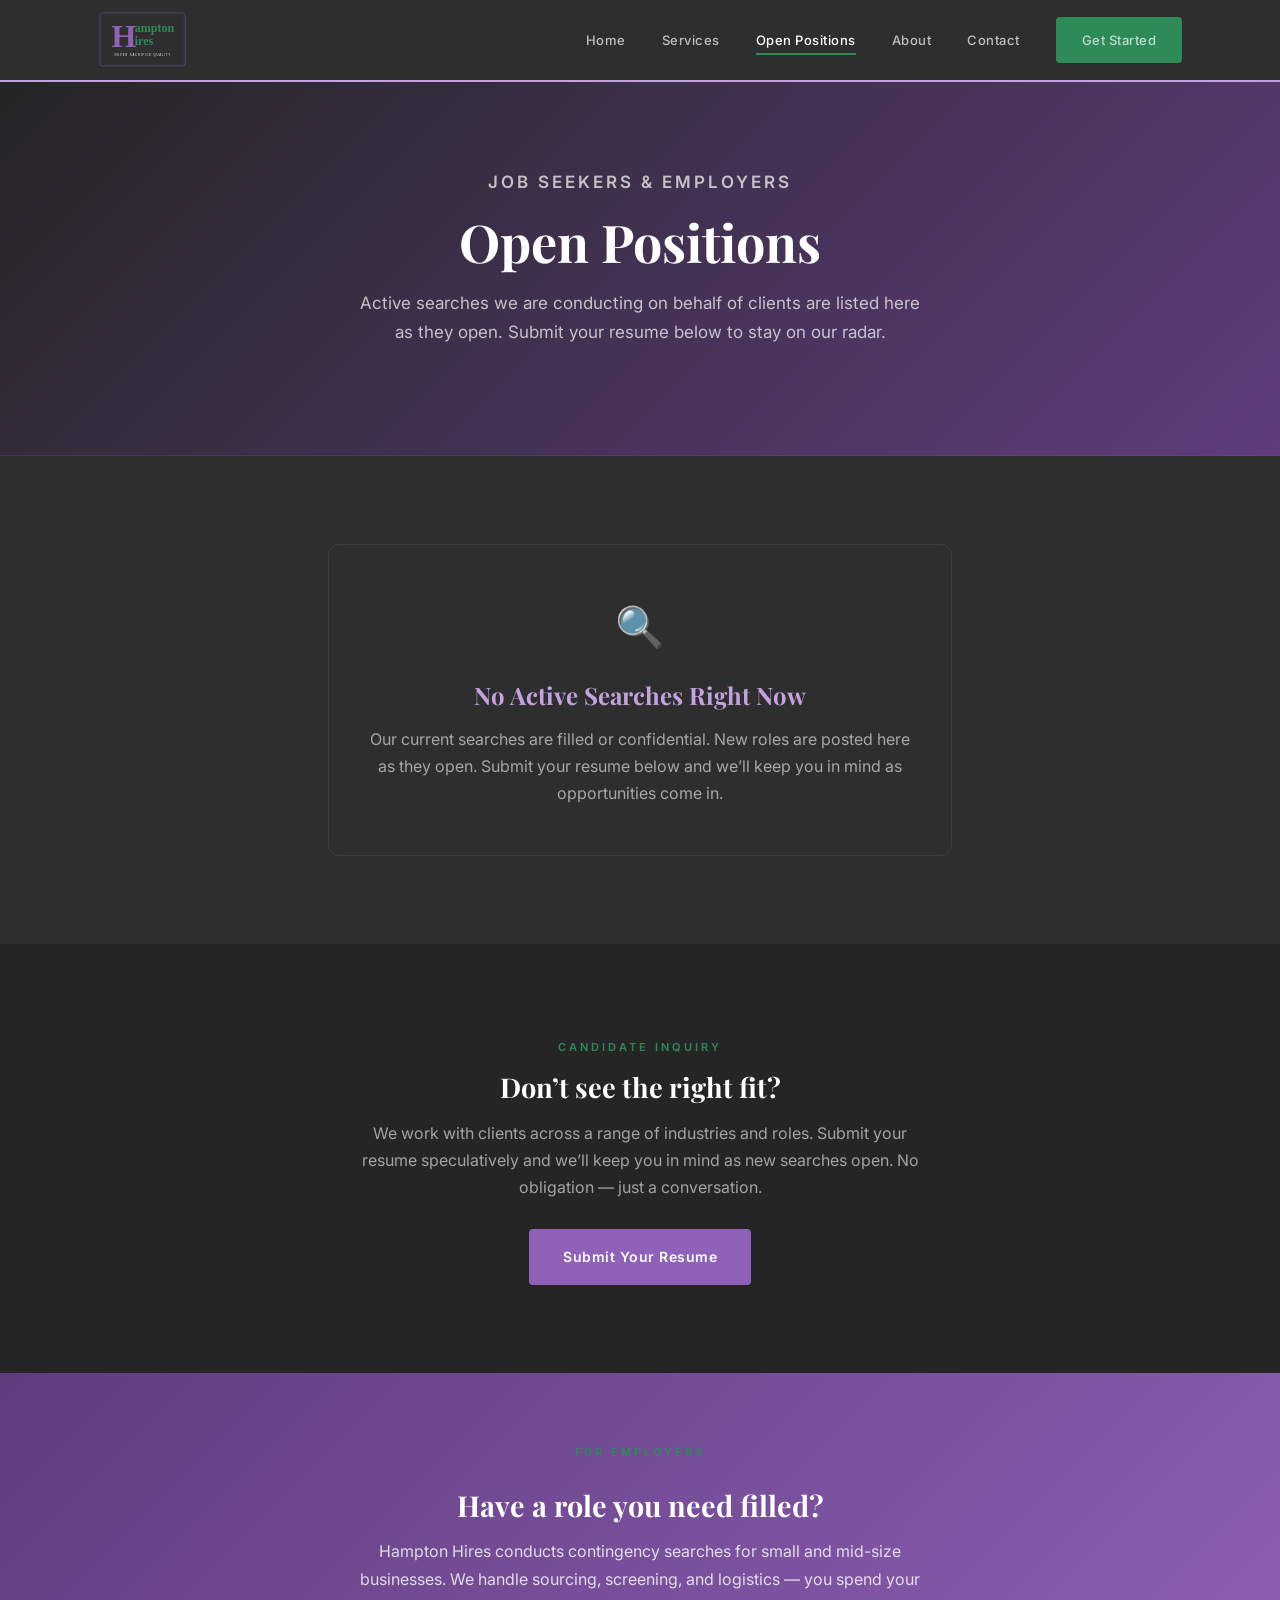
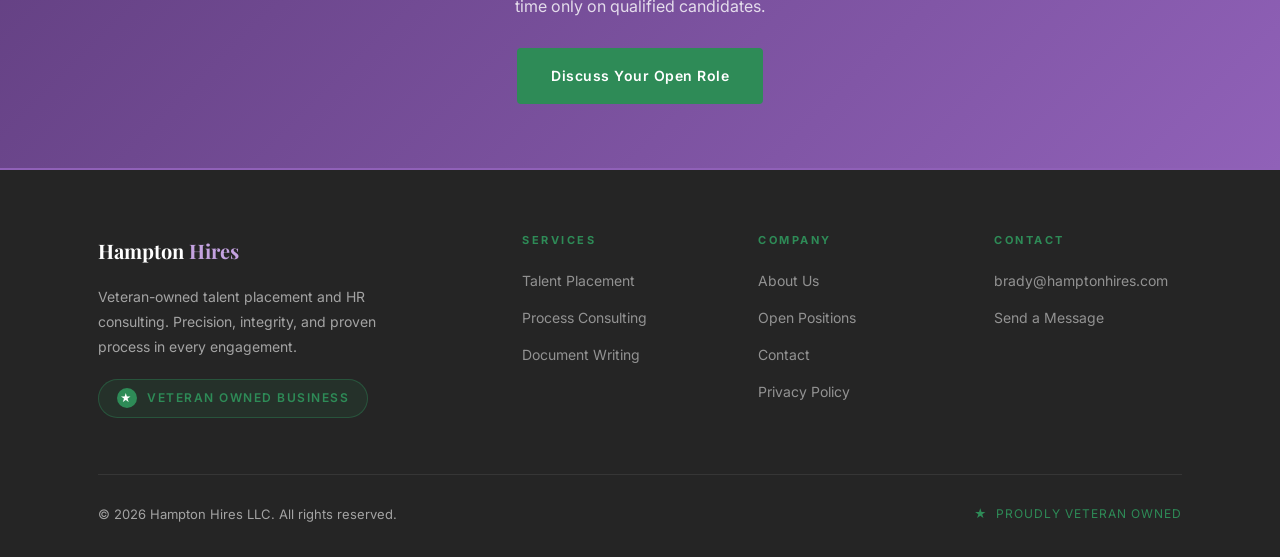
<file: jobs.html>
<!DOCTYPE html>
<html lang="en">
<head>
  <meta charset="UTF-8">
  <meta name="viewport" content="width=device-width, initial-scale=1.0">
  <title>Open Positions | Hampton Hires — Columbus, Ohio Recruiting</title>
  <meta name="description" content="Current talent searches conducted by Hampton Hires on behalf of Columbus, Ohio clients. View open positions or submit your resume speculatively."/>
  <meta property="og:title" content="Open Positions | Hampton Hires"/>
  <meta property="og:description" content="Active searches conducted by Hampton Hires. View open roles or submit your resume for future consideration."/>
  <meta property="og:type" content="website"/>
  <meta property="og:url" content="https://hamptonhires.com/jobs.html"/>
  <meta property="og:image" content="https://hamptonhires.com/og-image.png"/>
  <meta property="og:image:width" content="1200"/>
  <meta property="og:image:height" content="630"/>
  <meta name="twitter:card" content="summary_large_image"/>
  <meta name="twitter:image" content="https://hamptonhires.com/og-image.png"/>
    <link rel="canonical" href="https://hamptonhires.com/jobs.html"/>
  <link rel="icon" type="image/svg+xml" href="logo.svg"/>
  <link rel="stylesheet" href="styles.css">
  <script type="application/ld+json">
  {
    "@context": "https://schema.org",
    "@type": "ProfessionalService",
    "name": "Hampton Hires LLC",
    "description": "Veteran-owned talent placement and HR consulting firm serving Greater Columbus, Ohio and clients nationwide. Contingency recruiting with transparent fees and a candidate-first process.",
    "url": "https://hamptonhires.com",
    "telephone": "+17406043091",
    "email": "brady@hamptonhires.com",
    "address": {
      "@type": "PostalAddress",
      "streetAddress": "122 N. Madison Rd.",
      "addressLocality": "London",
      "addressRegion": "OH",
      "postalCode": "43140",
      "addressCountry": "US"
    },
    "areaServed": [
      {"@type": "City", "name": "Columbus", "sameAs": "https://en.wikipedia.org/wiki/Columbus,_Ohio"},
      {"@type": "State", "name": "Ohio", "sameAs": "https://en.wikipedia.org/wiki/Ohio"},
      {"@type": "Text", "name": "Nationwide"}
    ],
    "founder": {
      "@type": "Person",
      "name": "Brady Hampton",
      "jobTitle": "Founder",
      "hasCredential": "SHRM-CP"
    },
    "knowsAbout": ["Talent Acquisition", "Recruiting", "HR Consulting", "Small Business HR", "Contingency Recruiting"],
    "sameAs": ["https://www.linkedin.com/company/116021055/"],
    "priceRange": "$$",
    "image": "https://hamptonhires.com/og-image.png"
  }
  </script>
</head>
<body>
<nav class="nav">
  <div class="container nav-inner">
    <a href="index.html" class="nav-logo">
      <img src="logo.svg" alt="Hampton Hires — Never Sacrifice Quality" height="52" style="display:block;">
    </a>
    <div class="nav-links">
      <a href="index.html">Home</a>
      <a href="services.html">Services</a>
      <a href="jobs.html" class="active">Open Positions</a>
      <a href="about.html">About</a>
      <a href="contact.html">Contact</a>
      <a href="https://calendly.com/brady-hampton-1/30min" target="_blank" rel="noopener" class="btn btn-emerald nav-cta">Get Started</a>
    </div>
  </div>
</nav>

<header class="page-header">
  <div class="container text-center">
    <p class="eyebrow">Job Seekers &amp; Employers</p>
    <h1 class="section-title">Open Positions</h1>
    <p class="section-sub">Active searches we are conducting on behalf of clients are listed here as they open. Submit your resume below to stay on our radar.</p>
  </div>
</header>

<!-- JOB LISTINGS -->
<!-- NOTE: When real client searches are active, add job-card blocks here with Google JobPosting JSON-LD schema for each role. -->
<section class="section">
  <div class="container" style="max-width:680px;text-align:center;">
    <div style="background:var(--card);border-radius:12px;padding:48px 36px;border:1px solid rgba(255,255,255,0.08);">
      <div style="font-size:2.5rem;margin-bottom:20px;">&#128269;</div>
      <h2 style="font-family:'Playfair Display',serif;color:var(--purple-light);font-size:1.5rem;margin-bottom:16px;">No Active Searches Right Now</h2>
      <p style="color:var(--text-muted);line-height:1.7;margin-bottom:0;">Our current searches are filled or confidential. New roles are posted here as they open. Submit your resume below and we&rsquo;ll keep you in mind as opportunities come in.</p>
    </div>
  </div>
</section>

<!-- DON'T SEE THE RIGHT FIT -->
<section class="section bg-blush text-center">
  <div class="container" style="max-width:640px;">
    <p class="eyebrow">Candidate Inquiry</p>
    <h2 class="section-title" style="font-size:1.7rem;">Don&rsquo;t see the right fit?</h2>
    <p style="color:var(--text-muted);line-height:1.7;margin-bottom:28px;">We work with clients across a range of industries and roles. Submit your resume speculatively and we&rsquo;ll keep you in mind as new searches open. No obligation &mdash; just a conversation.</p>
    <a href="contact.html" class="btn btn-purple">Submit Your Resume</a>
  </div>
</section>

<!-- EMPLOYER CALLOUT -->
<section style="background:linear-gradient(135deg,var(--purple-dark),var(--purple));padding:64px 0;">
  <div class="container text-center">
    <p class="eyebrow">For Employers</p>
    <h2 style="color:white;font-family:'Playfair Display',serif;font-size:1.8rem;margin:12px 0 16px;">Have a role you need filled?</h2>
    <p style="color:rgba(255,255,255,0.8);font-size:1rem;max-width:560px;margin:0 auto 28px;">Hampton Hires conducts contingency searches for small and mid-size businesses. We handle sourcing, screening, and logistics &mdash; you spend your time only on qualified candidates.</p>
    <a href="contact.html" class="btn btn-emerald">Discuss Your Open Role</a>
  </div>
</section>

<footer class="footer">
  <div class="container">
    <div class="footer-grid">
      <div class="footer-brand">
        <div style="color:white;font-family:'Playfair Display',serif;font-size:20px;font-weight:700;">Hampton<span style="color:var(--purple-light);"> Hires</span></div>
        <p>Veteran-owned talent placement and HR consulting. Precision, integrity, and proven process in every engagement.</p>
        <div class="vet-badge" style="margin-top:20px;margin-bottom:0;"><div class="vet-badge-icon">&#9733;</div>Veteran Owned Business</div>
      </div>
      <div><h4>Services</h4><ul><li><a href="services.html">Talent Placement</a></li><li><a href="services.html">Process Consulting</a></li><li><a href="services.html">Document Writing</a></li></ul></div>
      <div><h4>Company</h4><ul><li><a href="about.html">About Us</a></li><li><a href="jobs.html">Open Positions</a></li><li><a href="contact.html">Contact</a></li><li><a href="privacy.html">Privacy Policy</a></li></ul></div>
      <div><h4>Contact</h4><ul><li><a href="mailto:brady@hamptonhires.com">brady@hamptonhires.com</a></li><li><a href="contact.html">Send a Message</a></li></ul></div>
    </div>
    <div class="footer-bottom">
      <span>&copy; 2026 Hampton Hires LLC. All rights reserved.</span>
      <div class="footer-vet"><span>&#9733;</span><span>Proudly Veteran Owned</span></div>
    </div>
  </div>
</footer>
</body>
</html>
</file>
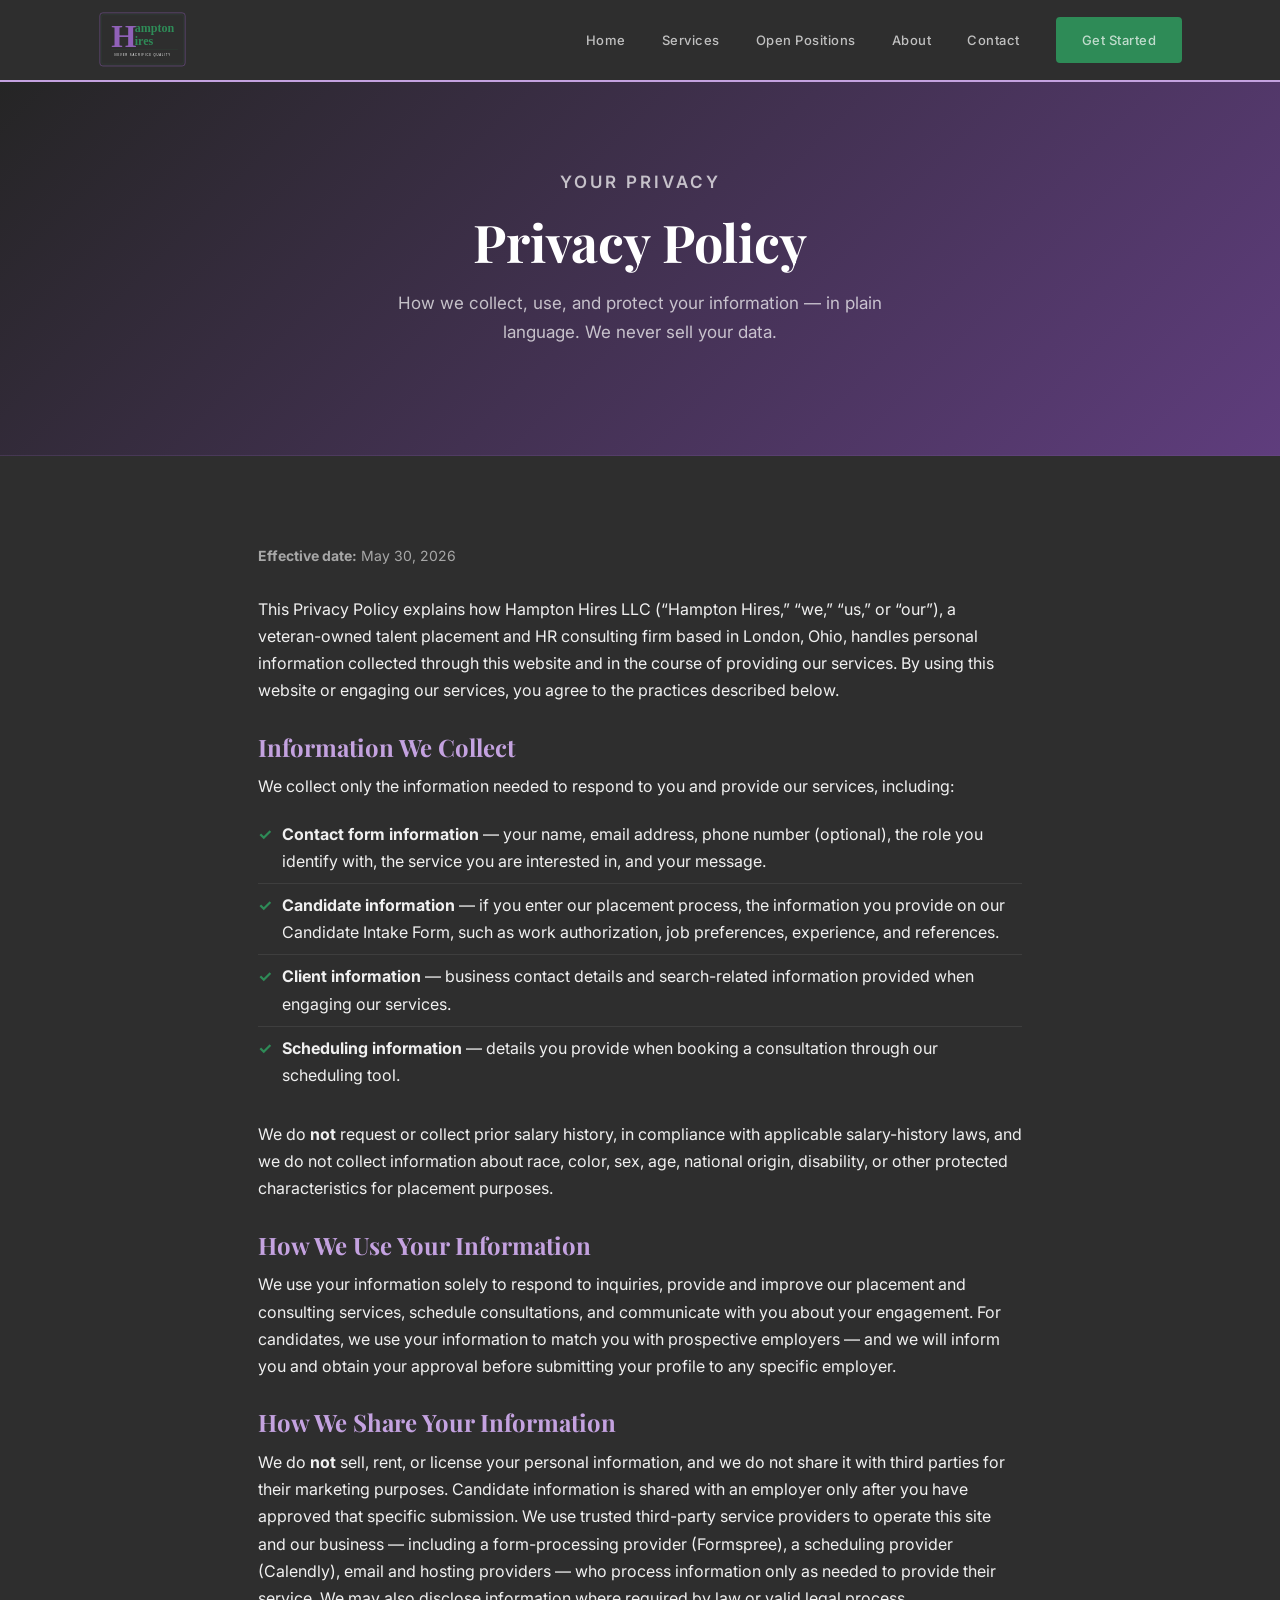
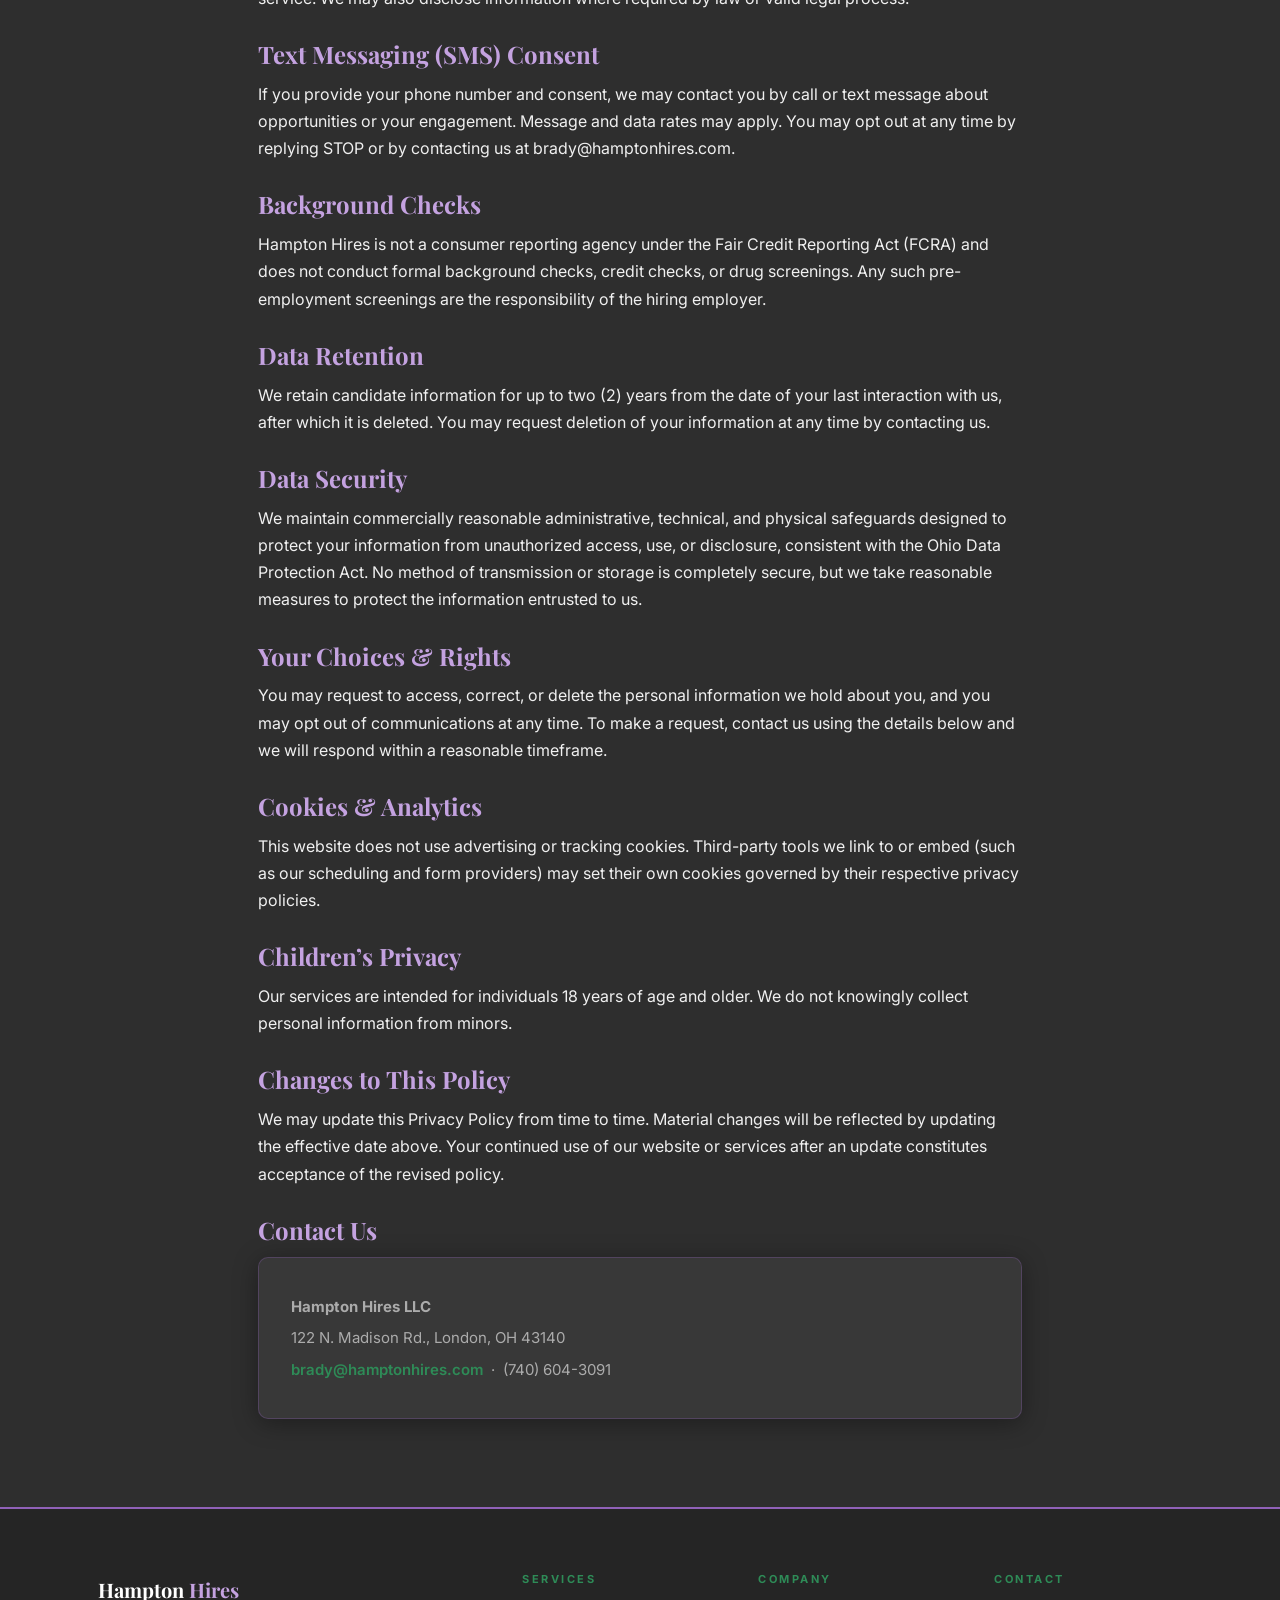
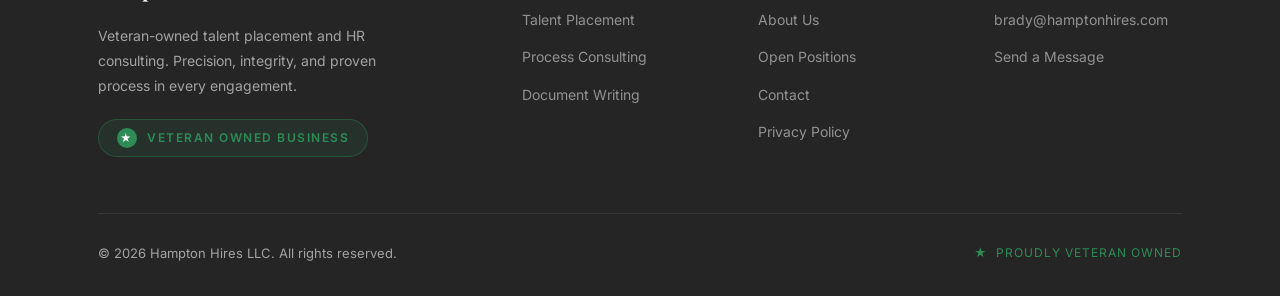
<file: privacy.html>
<!DOCTYPE html>
<html lang="en">
<head>
  <meta charset="UTF-8">
  <meta name="viewport" content="width=device-width, initial-scale=1.0">
  <title>Privacy Policy | Hampton Hires</title>
  <meta name="description" content="How Hampton Hires LLC collects, uses, and protects the personal information of clients and candidates. We never sell your data."/>
  <meta property="og:title" content="Privacy Policy | Hampton Hires"/>
  <meta property="og:description" content="How Hampton Hires LLC collects, uses, and protects personal information. We never sell your data."/>
  <meta property="og:type" content="website"/>
  <meta property="og:url" content="https://hamptonhires.com/privacy.html"/>
  <meta property="og:image" content="https://hamptonhires.com/og-image.png"/>
  <meta property="og:image:width" content="1200"/>
  <meta property="og:image:height" content="630"/>
  <meta name="twitter:card" content="summary_large_image"/>
  <meta name="twitter:image" content="https://hamptonhires.com/og-image.png"/>
    <link rel="canonical" href="https://hamptonhires.com/privacy.html"/>
  <link rel="icon" type="image/svg+xml" href="logo.svg"/>
  <link rel="stylesheet" href="styles.css">
  <script type="application/ld+json">
  {
    "@context": "https://schema.org",
    "@type": "ProfessionalService",
    "name": "Hampton Hires LLC",
    "description": "Veteran-owned talent placement and HR consulting firm serving Greater Columbus, Ohio and clients nationwide. Contingency recruiting with transparent fees and a candidate-first process.",
    "url": "https://hamptonhires.com",
    "telephone": "+17406043091",
    "email": "brady@hamptonhires.com",
    "address": {
      "@type": "PostalAddress",
      "streetAddress": "122 N. Madison Rd.",
      "addressLocality": "London",
      "addressRegion": "OH",
      "postalCode": "43140",
      "addressCountry": "US"
    },
    "areaServed": [
      {"@type": "City", "name": "Columbus", "sameAs": "https://en.wikipedia.org/wiki/Columbus,_Ohio"},
      {"@type": "State", "name": "Ohio", "sameAs": "https://en.wikipedia.org/wiki/Ohio"},
      {"@type": "Text", "name": "Nationwide"}
    ],
    "founder": {
      "@type": "Person",
      "name": "Brady Hampton",
      "jobTitle": "Founder",
      "hasCredential": "SHRM-CP"
    },
    "knowsAbout": ["Talent Acquisition", "Recruiting", "HR Consulting", "Small Business HR", "Contingency Recruiting"],
    "sameAs": ["https://www.linkedin.com/company/116021055/"],
    "priceRange": "$$",
    "image": "https://hamptonhires.com/og-image.png"
  }
  </script>
</head>
<body>
<nav class="nav">
  <div class="container nav-inner">
    <a href="index.html" class="nav-logo">
      <img src="logo.svg" alt="Hampton Hires — Never Sacrifice Quality" height="52" style="display:block;">
    </a>
    <div class="nav-links">
      <a href="index.html">Home</a>
      <a href="services.html">Services</a>
      <a href="jobs.html">Open Positions</a>
      <a href="about.html">About</a>
      <a href="contact.html">Contact</a>
      <a href="https://calendly.com/brady-hampton-1/30min" target="_blank" rel="noopener" class="btn btn-emerald nav-cta">Get Started</a>
    </div>
  </div>
</nav>

<header class="page-header">
  <div class="container text-center">
    <p class="eyebrow">Your Privacy</p>
    <h1 class="section-title">Privacy Policy</h1>
    <p class="section-sub">How we collect, use, and protect your information &mdash; in plain language. We never sell your data.</p>
  </div>
</header>

<section class="section">
  <div class="container" style="max-width:820px;">
    <p style="color:var(--text-muted);font-size:14px;margin-bottom:28px;"><strong>Effective date:</strong> May 30, 2026</p>

    <p style="margin-bottom:24px;">This Privacy Policy explains how Hampton Hires LLC (&ldquo;Hampton Hires,&rdquo; &ldquo;we,&rdquo; &ldquo;us,&rdquo; or &ldquo;our&rdquo;), a veteran-owned talent placement and HR consulting firm based in London, Ohio, handles personal information collected through this website and in the course of providing our services. By using this website or engaging our services, you agree to the practices described below.</p>

    <h2 style="color:var(--purple-light);font-family:'Playfair Display',serif;font-size:1.5rem;margin:28px 0 12px;">Information We Collect</h2>
    <p style="margin-bottom:12px;">We collect only the information needed to respond to you and provide our services, including:</p>
    <ul style="padding-left:0;list-style:none;margin:0 0 24px;">
      <li style="padding:8px 0;border-bottom:1px solid rgba(255,255,255,0.08);display:flex;gap:10px;"><span style="color:var(--emerald);font-weight:700;">&#10003;</span><span><strong>Contact form information</strong> &mdash; your name, email address, phone number (optional), the role you identify with, the service you are interested in, and your message.</span></li>
      <li style="padding:8px 0;border-bottom:1px solid rgba(255,255,255,0.08);display:flex;gap:10px;"><span style="color:var(--emerald);font-weight:700;">&#10003;</span><span><strong>Candidate information</strong> &mdash; if you enter our placement process, the information you provide on our Candidate Intake Form, such as work authorization, job preferences, experience, and references.</span></li>
      <li style="padding:8px 0;border-bottom:1px solid rgba(255,255,255,0.08);display:flex;gap:10px;"><span style="color:var(--emerald);font-weight:700;">&#10003;</span><span><strong>Client information</strong> &mdash; business contact details and search-related information provided when engaging our services.</span></li>
      <li style="padding:8px 0;display:flex;gap:10px;"><span style="color:var(--emerald);font-weight:700;">&#10003;</span><span><strong>Scheduling information</strong> &mdash; details you provide when booking a consultation through our scheduling tool.</span></li>
    </ul>
    <p style="margin-bottom:24px;">We do <strong>not</strong> request or collect prior salary history, in compliance with applicable salary-history laws, and we do not collect information about race, color, sex, age, national origin, disability, or other protected characteristics for placement purposes.</p>

    <h2 style="color:var(--purple-light);font-family:'Playfair Display',serif;font-size:1.5rem;margin:28px 0 12px;">How We Use Your Information</h2>
    <p style="margin-bottom:24px;">We use your information solely to respond to inquiries, provide and improve our placement and consulting services, schedule consultations, and communicate with you about your engagement. For candidates, we use your information to match you with prospective employers &mdash; and we will inform you and obtain your approval before submitting your profile to any specific employer.</p>

    <h2 style="color:var(--purple-light);font-family:'Playfair Display',serif;font-size:1.5rem;margin:28px 0 12px;">How We Share Your Information</h2>
    <p style="margin-bottom:24px;">We do <strong>not</strong> sell, rent, or license your personal information, and we do not share it with third parties for their marketing purposes. Candidate information is shared with an employer only after you have approved that specific submission. We use trusted third-party service providers to operate this site and our business &mdash; including a form-processing provider (Formspree), a scheduling provider (Calendly), email and hosting providers &mdash; who process information only as needed to provide their service. We may also disclose information where required by law or valid legal process.</p>

    <h2 style="color:var(--purple-light);font-family:'Playfair Display',serif;font-size:1.5rem;margin:28px 0 12px;">Text Messaging (SMS) Consent</h2>
    <p style="margin-bottom:24px;">If you provide your phone number and consent, we may contact you by call or text message about opportunities or your engagement. Message and data rates may apply. You may opt out at any time by replying STOP or by contacting us at brady@hamptonhires.com.</p>

    <h2 style="color:var(--purple-light);font-family:'Playfair Display',serif;font-size:1.5rem;margin:28px 0 12px;">Background Checks</h2>
    <p style="margin-bottom:24px;">Hampton Hires is not a consumer reporting agency under the Fair Credit Reporting Act (FCRA) and does not conduct formal background checks, credit checks, or drug screenings. Any such pre-employment screenings are the responsibility of the hiring employer.</p>

    <h2 style="color:var(--purple-light);font-family:'Playfair Display',serif;font-size:1.5rem;margin:28px 0 12px;">Data Retention</h2>
    <p style="margin-bottom:24px;">We retain candidate information for up to two (2) years from the date of your last interaction with us, after which it is deleted. You may request deletion of your information at any time by contacting us.</p>

    <h2 style="color:var(--purple-light);font-family:'Playfair Display',serif;font-size:1.5rem;margin:28px 0 12px;">Data Security</h2>
    <p style="margin-bottom:24px;">We maintain commercially reasonable administrative, technical, and physical safeguards designed to protect your information from unauthorized access, use, or disclosure, consistent with the Ohio Data Protection Act. No method of transmission or storage is completely secure, but we take reasonable measures to protect the information entrusted to us.</p>

    <h2 style="color:var(--purple-light);font-family:'Playfair Display',serif;font-size:1.5rem;margin:28px 0 12px;">Your Choices &amp; Rights</h2>
    <p style="margin-bottom:24px;">You may request to access, correct, or delete the personal information we hold about you, and you may opt out of communications at any time. To make a request, contact us using the details below and we will respond within a reasonable timeframe.</p>

    <h2 style="color:var(--purple-light);font-family:'Playfair Display',serif;font-size:1.5rem;margin:28px 0 12px;">Cookies &amp; Analytics</h2>
    <p style="margin-bottom:24px;">This website does not use advertising or tracking cookies. Third-party tools we link to or embed (such as our scheduling and form providers) may set their own cookies governed by their respective privacy policies.</p>

    <h2 style="color:var(--purple-light);font-family:'Playfair Display',serif;font-size:1.5rem;margin:28px 0 12px;">Children&rsquo;s Privacy</h2>
    <p style="margin-bottom:24px;">Our services are intended for individuals 18 years of age and older. We do not knowingly collect personal information from minors.</p>

    <h2 style="color:var(--purple-light);font-family:'Playfair Display',serif;font-size:1.5rem;margin:28px 0 12px;">Changes to This Policy</h2>
    <p style="margin-bottom:24px;">We may update this Privacy Policy from time to time. Material changes will be reflected by updating the effective date above. Your continued use of our website or services after an update constitutes acceptance of the revised policy.</p>

    <h2 style="color:var(--purple-light);font-family:'Playfair Display',serif;font-size:1.5rem;margin:28px 0 12px;">Contact Us</h2>
    <div class="card">
      <p style="margin:0 0 6px;"><strong>Hampton Hires LLC</strong></p>
      <p style="margin:0 0 6px;color:var(--text-muted);">122 N. Madison Rd., London, OH 43140</p>
      <p style="margin:0;"><a href="mailto:brady@hamptonhires.com" style="color:var(--emerald);font-weight:600;">brady@hamptonhires.com</a> &nbsp;&middot;&nbsp; (740) 604-3091</p>
    </div>

  </div>
</section>

<footer class="footer">
  <div class="container">
    <div class="footer-grid">
      <div class="footer-brand">
        <div style="color:white;font-family:'Playfair Display',serif;font-size:20px;font-weight:700;">Hampton<span style="color:var(--purple-light);"> Hires</span></div>
        <p>Veteran-owned talent placement and HR consulting. Precision, integrity, and proven process in every engagement.</p>
        <div class="vet-badge" style="margin-top:20px;margin-bottom:0;"><div class="vet-badge-icon">&#9733;</div>Veteran Owned Business</div>
      </div>
      <div><h4>Services</h4><ul><li><a href="services.html">Talent Placement</a></li><li><a href="services.html">Process Consulting</a></li><li><a href="services.html">Document Writing</a></li></ul></div>
      <div><h4>Company</h4><ul><li><a href="about.html">About Us</a></li><li><a href="jobs.html">Open Positions</a></li><li><a href="contact.html">Contact</a></li><li><a href="privacy.html">Privacy Policy</a></li></ul></div>
      <div><h4>Contact</h4><ul><li><a href="mailto:brady@hamptonhires.com">brady@hamptonhires.com</a></li><li><a href="contact.html">Send a Message</a></li></ul></div>
    </div>
    <div class="footer-bottom">
      <span>&copy; 2026 Hampton Hires LLC. All rights reserved.</span>
      <div class="footer-vet"><span>&#9733;</span><span>Proudly Veteran Owned</span></div>
    </div>
  </div>
</footer>
</body>
</html>
</file>
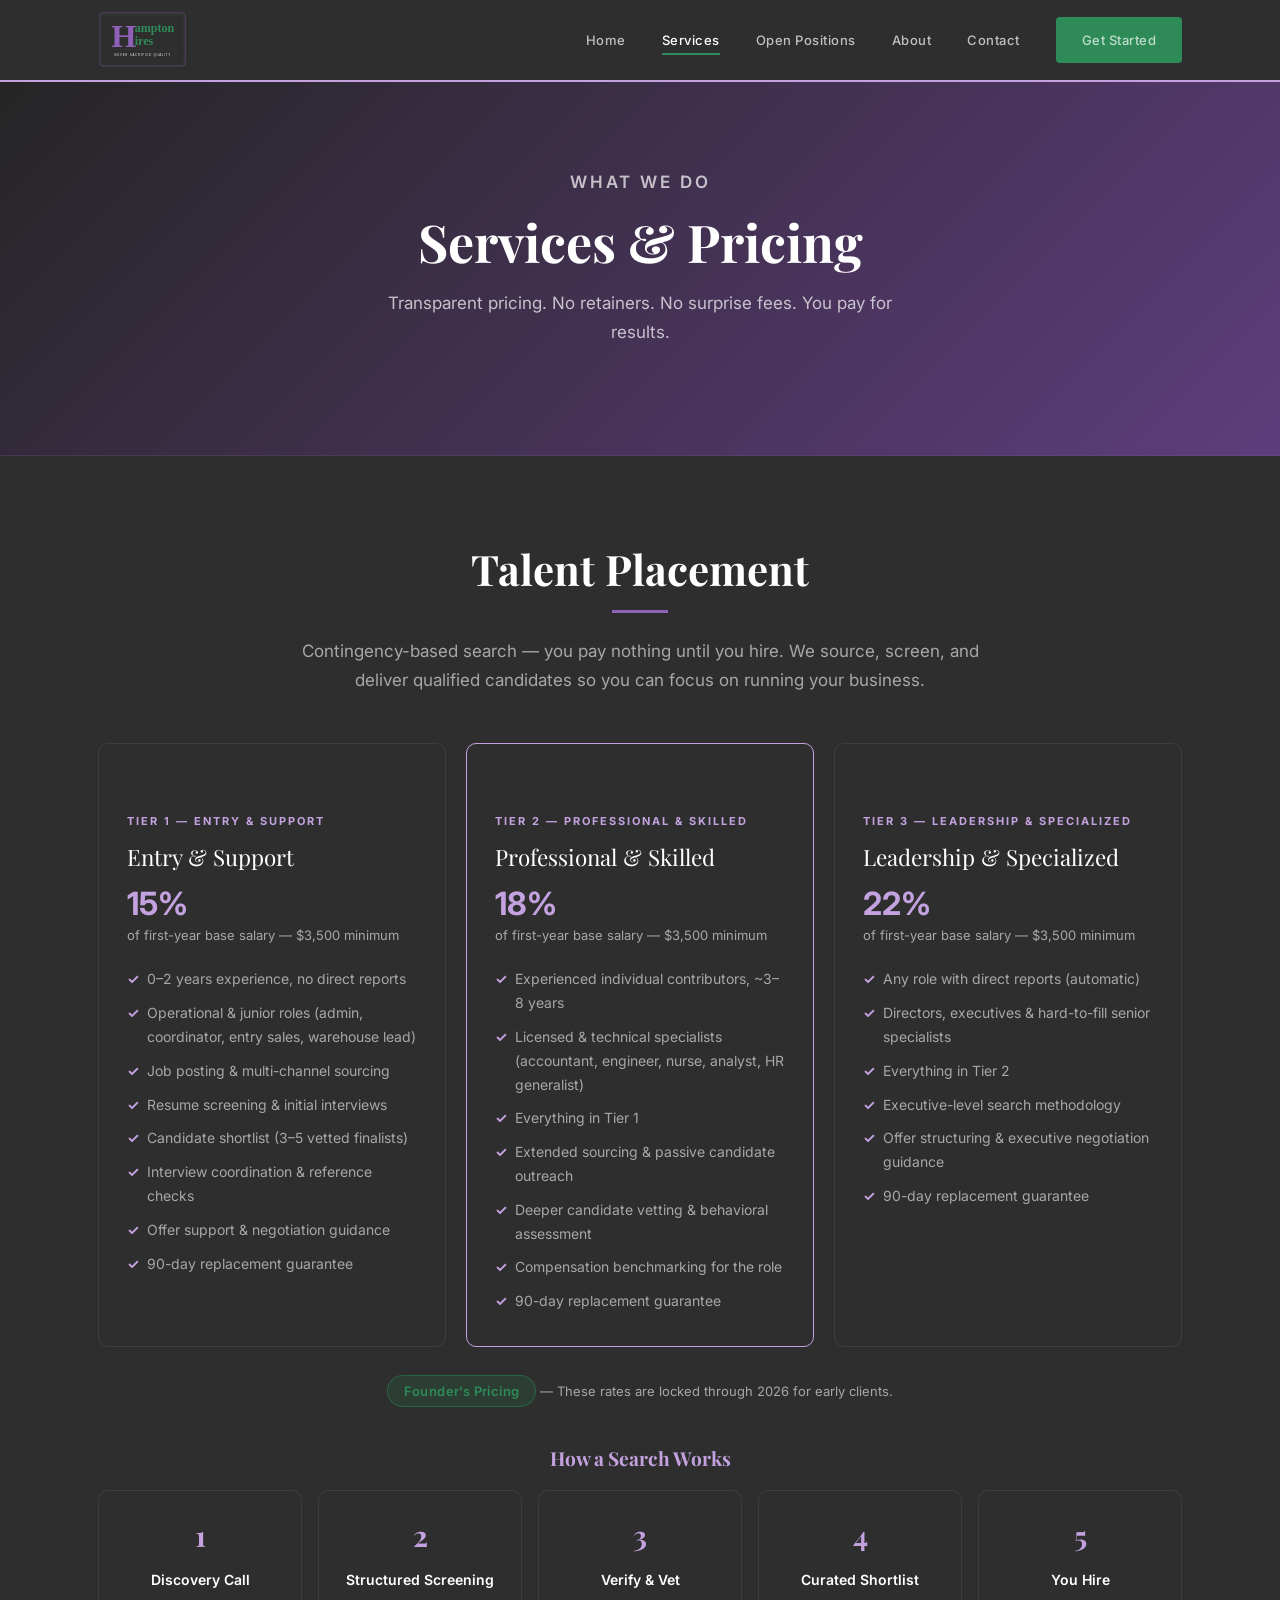
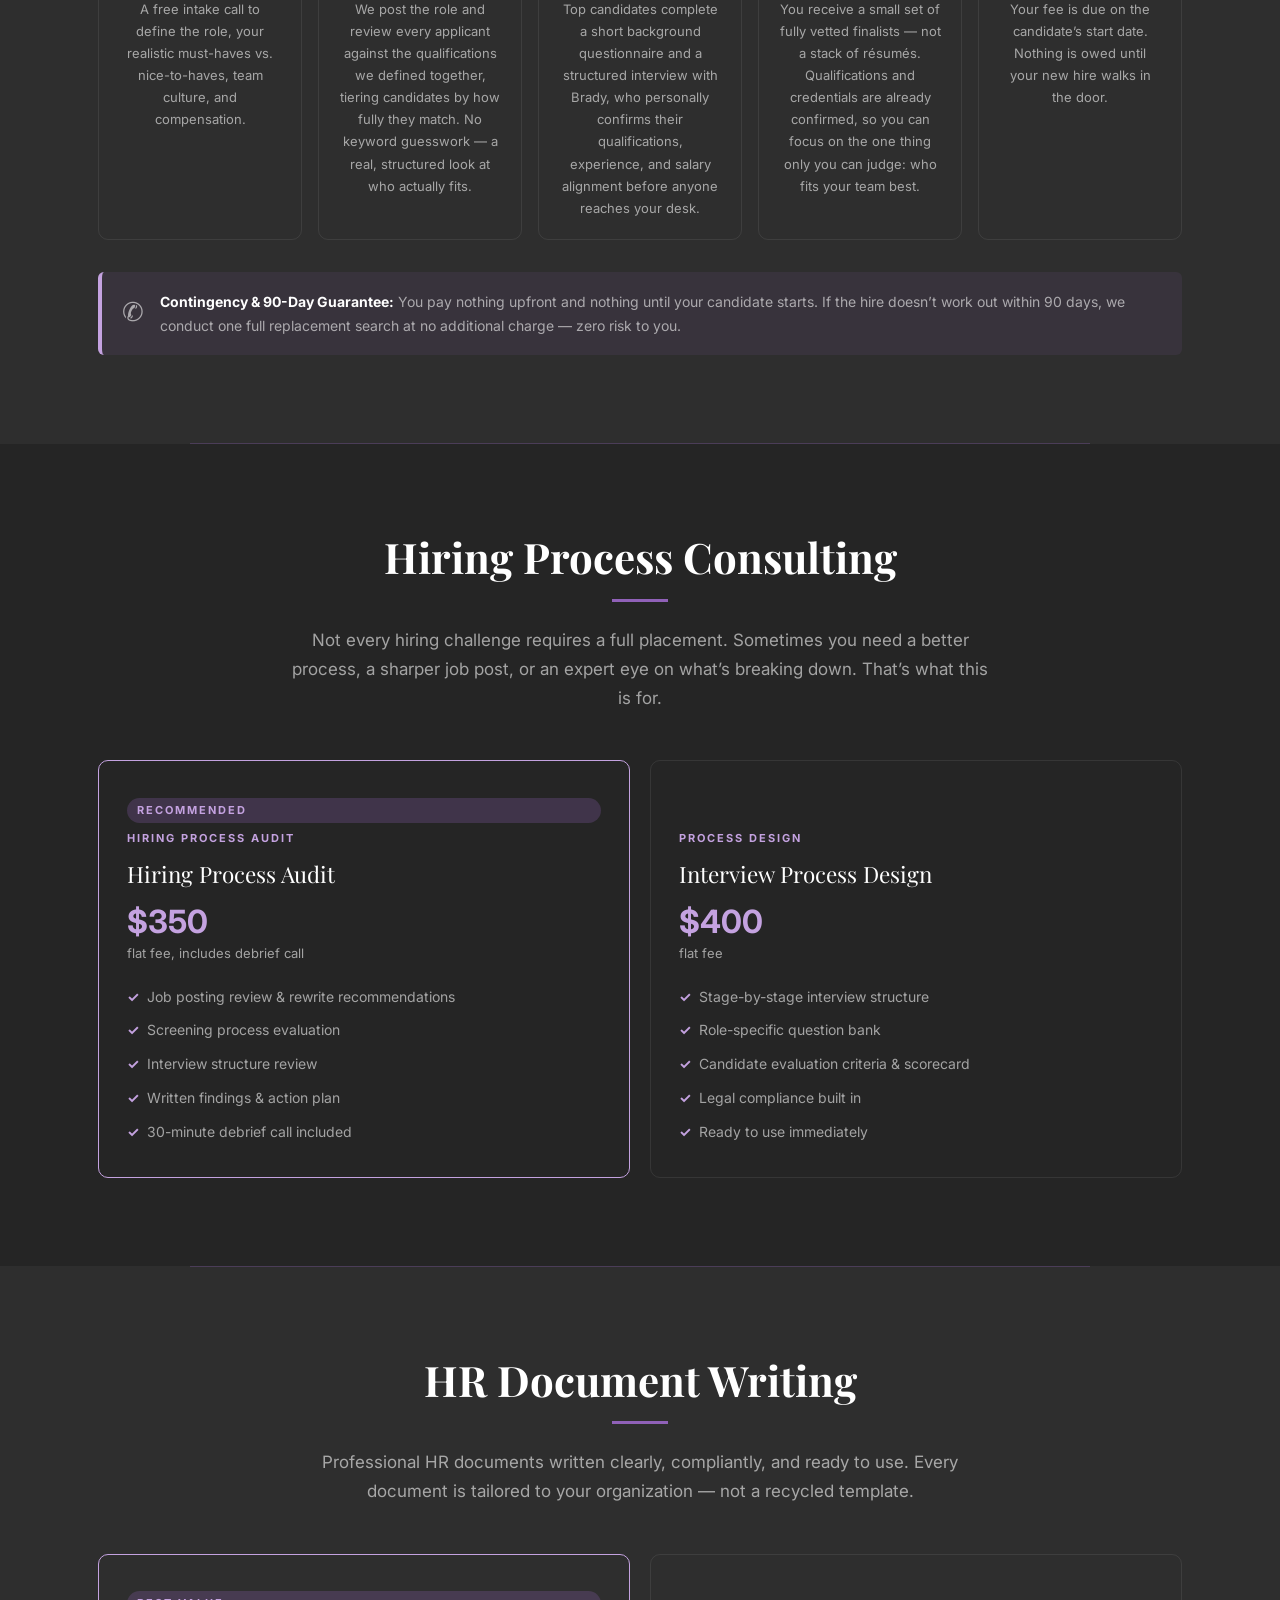
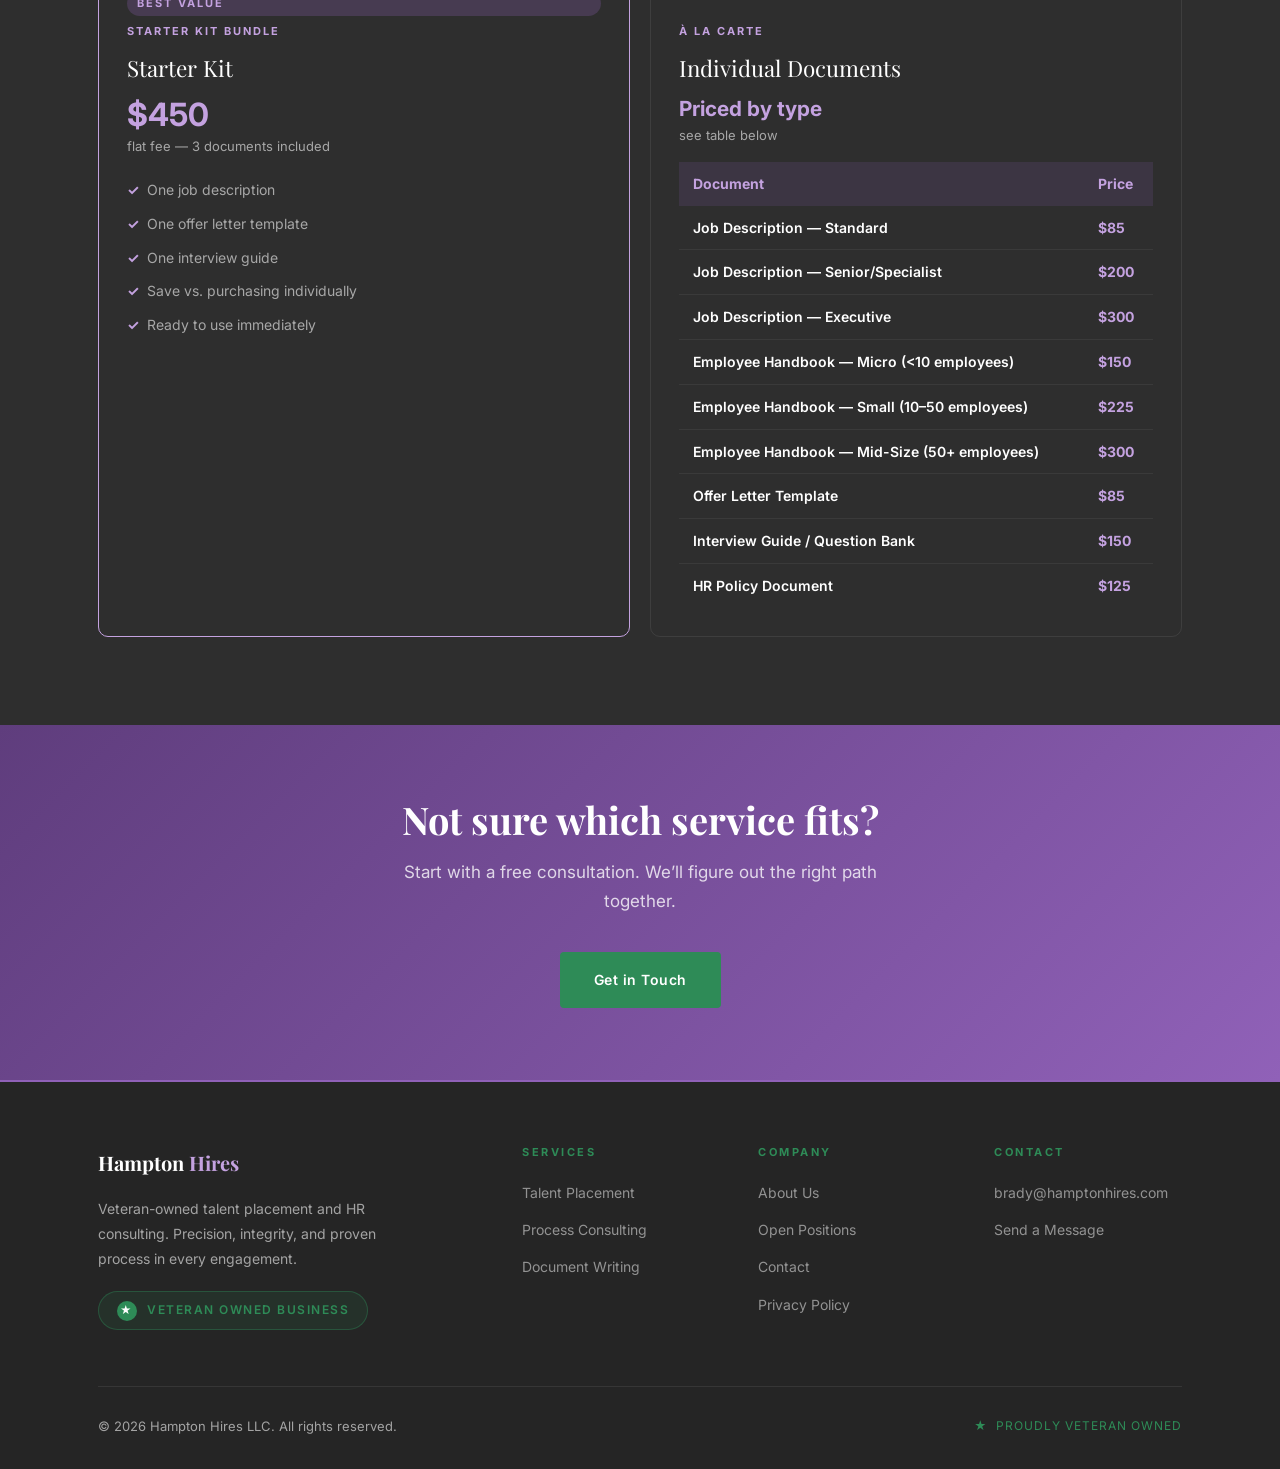
<file: services.html>
<!DOCTYPE html>
<html lang="en">
<head>
  <meta charset="UTF-8">
  <meta name="viewport" content="width=device-width, initial-scale=1.0">
  <title>Recruiting &amp; HR Services | Hampton Hires — Columbus, Ohio</title>
  <meta name="description" content="Transparent pricing on talent placement, hiring process consulting, and HR document writing. Veteran-owned, contingency-based, no retainer required."/>
  <meta property="og:title" content="Services | Hampton Hires"/>
  <meta property="og:description" content="Transparent pricing. No retainers. No surprise fees. Veteran-owned HR consulting and talent placement serving Greater Columbus, Ohio and nationwide."/>
  <meta property="og:type" content="website"/>
  <meta property="og:url" content="https://hamptonhires.com/services.html"/>
  <meta property="og:image" content="https://hamptonhires.com/og-image.png"/>
  <meta property="og:image:width" content="1200"/>
  <meta property="og:image:height" content="630"/>
  <meta name="twitter:card" content="summary_large_image"/>
  <meta name="twitter:image" content="https://hamptonhires.com/og-image.png"/>
    <link rel="canonical" href="https://hamptonhires.com/services.html"/>
  <link rel="icon" type="image/svg+xml" href="logo.svg"/>
  <link rel="stylesheet" href="styles.css">
  <style>
    .pricing-table { width:100%; border-collapse:collapse; margin-top:20px; }
    .pricing-table th { background:rgba(144,97,184,0.15); color:var(--purple-light); font-weight:700; padding:10px 14px; text-align:left; font-size:14px; }
    .pricing-table td { padding:10px 14px; border-bottom:1px solid rgba(255,255,255,0.06); font-size:14px; color:var(--text-muted); vertical-align:top; }
    .pricing-table tr:last-child td { border-bottom:none; }
    .pricing-table td:first-child { color:white; font-weight:600; }
    .pricing-table td strong { color:var(--purple-light); }
    .tier-card { background:var(--card); border-radius:10px; padding:28px; border:1px solid rgba(255,255,255,0.08); }
    .tier-card.featured { border-color:var(--purple-light); }
    .tier-label { font-size:11px; font-weight:700; letter-spacing:2px; text-transform:uppercase; color:var(--purple-light); margin-bottom:8px; min-height:58px; display:flex; flex-direction:column; justify-content:flex-end; }
    .tier-label.emerald { color:var(--emerald); }
    .tier-badge { display:inline-block; background:rgba(144,97,184,0.25); color:var(--purple-light); font-size:11px; font-weight:700; padding:3px 10px; border-radius:20px; margin-bottom:6px; }
    .tier-name { font-family:'Playfair Display',serif; font-size:1.4rem; color:white; margin-bottom:6px; }
    .tier-price { font-size:2rem; font-weight:700; color:var(--purple-light); line-height:1; margin:12px 0 4px; }
    .tier-price.emerald { color:var(--emerald); }
    .tier-sub { font-size:13px; color:var(--text-muted); margin-bottom:16px; }
    .tier-includes { list-style:none; padding:0; margin:16px 0 0; }
    .tier-includes li { display:flex; align-items:flex-start; gap:8px; font-size:14px; color:var(--text-muted); padding:5px 0; }
    .tier-includes li span.check { color:var(--emerald); font-weight:700; flex-shrink:0; }
    .tier-includes li span.check.purple { color:var(--purple-light); }
    .two-col-pricing { display:grid; grid-template-columns:1fr 1fr; gap:20px; margin-top:32px; }
    .three-col-pricing { display:grid; grid-template-columns:1fr 1fr 1fr; gap:20px; margin-top:32px; }
    @media(max-width:768px) {
      .two-col-pricing, .three-col-pricing { grid-template-columns:1fr; }
    }
    .section-divider { border:none; border-top:1px solid rgba(144,97,184,0.3); margin:0 auto; max-width:900px; }
    .note-box { background:rgba(144,97,184,0.1); border-left:4px solid var(--purple-light); border-radius:6px; padding:18px 20px; margin-top:32px; font-size:14px; color:var(--text-muted); }
    .note-box.emerald { background:rgba(46,139,87,0.1); border-color:var(--emerald); }
    .note-box strong { color:white; }
  </style>
  <script type="application/ld+json">
  {
    "@context": "https://schema.org",
    "@type": "ProfessionalService",
    "name": "Hampton Hires LLC",
    "description": "Veteran-owned talent placement and HR consulting firm serving Greater Columbus, Ohio and clients nationwide. Contingency recruiting with transparent fees and a candidate-first process.",
    "url": "https://hamptonhires.com",
    "telephone": "+17406043091",
    "email": "brady@hamptonhires.com",
    "address": {
      "@type": "PostalAddress",
      "streetAddress": "122 N. Madison Rd.",
      "addressLocality": "London",
      "addressRegion": "OH",
      "postalCode": "43140",
      "addressCountry": "US"
    },
    "areaServed": [
      {"@type": "City", "name": "Columbus", "sameAs": "https://en.wikipedia.org/wiki/Columbus,_Ohio"},
      {"@type": "State", "name": "Ohio", "sameAs": "https://en.wikipedia.org/wiki/Ohio"},
      {"@type": "Text", "name": "Nationwide"}
    ],
    "founder": {
      "@type": "Person",
      "name": "Brady Hampton",
      "jobTitle": "Founder",
      "hasCredential": "SHRM-CP"
    },
    "knowsAbout": ["Talent Acquisition", "Recruiting", "HR Consulting", "Small Business HR", "Contingency Recruiting"],
    "sameAs": ["https://www.linkedin.com/company/116021055/"],
    "priceRange": "$$",
    "image": "https://hamptonhires.com/og-image.png"
  }
  </script>
</head>
<body>
<nav class="nav">
  <div class="container nav-inner">
    <a href="index.html" class="nav-logo">
      <img src="logo.svg" alt="Hampton Hires — Never Sacrifice Quality" height="52" style="display:block;">
    </a>
    <div class="nav-links">
      <a href="index.html">Home</a>
      <a href="services.html" class="active">Services</a>
      <a href="jobs.html">Open Positions</a>
      <a href="about.html">About</a>
      <a href="contact.html">Contact</a>
      <a href="https://calendly.com/brady-hampton-1/30min" target="_blank" rel="noopener" class="btn btn-emerald nav-cta">Get Started</a>
    </div>
  </div>
</nav>

<header class="page-header">
  <div class="container text-center">
    <p class="eyebrow">What We Do</p>
    <h1 class="section-title">Services &amp; Pricing</h1>
    <p class="section-sub">Transparent pricing. No retainers. No surprise fees. You pay for results.</p>
  </div>
</header>

<!-- ═══ TALENT PLACEMENT ═══ -->
<section class="section">
  <div class="container">
    <h2 class="section-title" style="text-align:center;">Talent Placement</h2>
    <div class="divider" style="margin:0 auto 24px;"></div>
    <p class="section-sub" style="max-width:700px;text-align:center;margin-left:auto;margin-right:auto;">Contingency-based search &mdash; you pay nothing until you hire. We source, screen, and deliver qualified candidates so you can focus on running your business.</p>

    <div class="three-col-pricing">

      <div class="tier-card">
        <div class="tier-label">Tier 1 &mdash; Entry &amp; Support</div>
        <div class="tier-name">Entry &amp; Support</div>
        <div class="tier-price">15%</div>
        <div class="tier-sub">of first-year base salary &mdash; $3,500 minimum</div>
        <ul class="tier-includes">
          <li><span class="check purple">&#10003;</span> 0&ndash;2 years experience, no direct reports</li>
          <li><span class="check purple">&#10003;</span> Operational &amp; junior roles (admin, coordinator, entry sales, warehouse lead)</li>
          <li><span class="check purple">&#10003;</span> Job posting &amp; multi-channel sourcing</li>
          <li><span class="check purple">&#10003;</span> Resume screening &amp; initial interviews</li>
          <li><span class="check purple">&#10003;</span> Candidate shortlist (3&ndash;5 vetted finalists)</li>
          <li><span class="check purple">&#10003;</span> Interview coordination &amp; reference checks</li>
          <li><span class="check purple">&#10003;</span> Offer support &amp; negotiation guidance</li>
          <li><span class="check purple">&#10003;</span> 90-day replacement guarantee</li>
        </ul>
      </div>

      <div class="tier-card featured">
        <div class="tier-label">Tier 2 &mdash; Professional &amp; Skilled</div>
        <div class="tier-name">Professional &amp; Skilled</div>
        <div class="tier-price">18%</div>
        <div class="tier-sub">of first-year base salary &mdash; $3,500 minimum</div>
        <ul class="tier-includes">
          <li><span class="check purple">&#10003;</span> Experienced individual contributors, ~3&ndash;8 years</li>
          <li><span class="check purple">&#10003;</span> Licensed &amp; technical specialists (accountant, engineer, nurse, analyst, HR generalist)</li>
          <li><span class="check purple">&#10003;</span> Everything in Tier 1</li>
          <li><span class="check purple">&#10003;</span> Extended sourcing &amp; passive candidate outreach</li>
          <li><span class="check purple">&#10003;</span> Deeper candidate vetting &amp; behavioral assessment</li>
          <li><span class="check purple">&#10003;</span> Compensation benchmarking for the role</li>
          <li><span class="check purple">&#10003;</span> 90-day replacement guarantee</li>
        </ul>
      </div>

      <div class="tier-card">
        <div class="tier-label">Tier 3 &mdash; Leadership &amp; Specialized</div>
        <div class="tier-name">Leadership &amp; Specialized</div>
        <div class="tier-price">22%</div>
        <div class="tier-sub">of first-year base salary &mdash; $3,500 minimum</div>
        <ul class="tier-includes">
          <li><span class="check purple">&#10003;</span> Any role with direct reports (automatic)</li>
          <li><span class="check purple">&#10003;</span> Directors, executives &amp; hard-to-fill senior specialists</li>
          <li><span class="check purple">&#10003;</span> Everything in Tier 2</li>
          <li><span class="check purple">&#10003;</span> Executive-level search methodology</li>
          <li><span class="check purple">&#10003;</span> Offer structuring &amp; executive negotiation guidance</li>
          <li><span class="check purple">&#10003;</span> 90-day replacement guarantee</li>
        </ul>
      </div>

    </div>

    <!-- Founder's Pricing Note -->
    <p style="text-align:center;margin-top:28px;margin-bottom:0;font-size:13px;color:var(--text-muted);"><span style="display:inline-block;background:rgba(39,174,96,0.12);border:1px solid rgba(39,174,96,0.35);border-radius:20px;padding:4px 16px;color:var(--emerald);font-weight:600;letter-spacing:0.03em;">Founder&rsquo;s Pricing</span> &mdash; These rates are locked through 2026 for early clients.</p>

    <!-- How It Works -->
    <h3 style="font-family:'Playfair Display',serif;color:var(--purple-light);font-size:1.2rem;margin:40px 0 20px;text-align:center;">How a Search Works</h3>
    <div style="display:grid;grid-template-columns:repeat(auto-fit,minmax(160px,1fr));gap:16px;margin-bottom:32px;">
      <div style="background:var(--card);border-radius:10px;padding:20px;border:1px solid rgba(255,255,255,0.08);text-align:center;">
        <div style="font-family:'Playfair Display',serif;font-size:1.8rem;color:var(--purple-light);font-weight:700;margin-bottom:8px;">1</div>
        <div style="font-weight:600;color:white;margin-bottom:6px;font-size:14px;">Discovery Call</div>
        <p style="font-size:13px;color:var(--text-muted);margin:0;">A free intake call to define the role, your realistic must-haves vs. nice-to-haves, team culture, and compensation.</p>
      </div>
      <div style="background:var(--card);border-radius:10px;padding:20px;border:1px solid rgba(255,255,255,0.08);text-align:center;">
        <div style="font-family:'Playfair Display',serif;font-size:1.8rem;color:var(--purple-light);font-weight:700;margin-bottom:8px;">2</div>
        <div style="font-weight:600;color:white;margin-bottom:6px;font-size:14px;">Structured Screening</div>
        <p style="font-size:13px;color:var(--text-muted);margin:0;">We post the role and review every applicant against the qualifications we defined together, tiering candidates by how fully they match. No keyword guesswork &mdash; a real, structured look at who actually fits.</p>
      </div>
      <div style="background:var(--card);border-radius:10px;padding:20px;border:1px solid rgba(255,255,255,0.08);text-align:center;">
        <div style="font-family:'Playfair Display',serif;font-size:1.8rem;color:var(--purple-light);font-weight:700;margin-bottom:8px;">3</div>
        <div style="font-weight:600;color:white;margin-bottom:6px;font-size:14px;">Verify &amp; Vet</div>
        <p style="font-size:13px;color:var(--text-muted);margin:0;">Top candidates complete a short background questionnaire and a structured interview with Brady, who personally confirms their qualifications, experience, and salary alignment before anyone reaches your desk.</p>
      </div>
      <div style="background:var(--card);border-radius:10px;padding:20px;border:1px solid rgba(255,255,255,0.08);text-align:center;">
        <div style="font-family:'Playfair Display',serif;font-size:1.8rem;color:var(--purple-light);font-weight:700;margin-bottom:8px;">4</div>
        <div style="font-weight:600;color:white;margin-bottom:6px;font-size:14px;">Curated Shortlist</div>
        <p style="font-size:13px;color:var(--text-muted);margin:0;">You receive a small set of fully vetted finalists &mdash; not a stack of r&eacute;sum&eacute;s. Qualifications and credentials are already confirmed, so you can focus on the one thing only you can judge: who fits your team best.</p>
      </div>
      <div style="background:var(--card);border-radius:10px;padding:20px;border:1px solid rgba(255,255,255,0.08);text-align:center;">
        <div style="font-family:'Playfair Display',serif;font-size:1.8rem;color:var(--purple-light);font-weight:700;margin-bottom:8px;">5</div>
        <div style="font-weight:600;color:white;margin-bottom:6px;font-size:14px;">You Hire</div>
        <p style="font-size:13px;color:var(--text-muted);margin:0;">Your fee is due on the candidate&rsquo;s start date. Nothing is owed until your new hire walks in the door.</p>
      </div>
    </div>

    <div class="note-box" style="display:flex;align-items:flex-start;gap:16px;">
      <div style="font-size:1.6rem;flex-shrink:0;">&#9990;</div>
      <div><strong>Contingency &amp; 90-Day Guarantee:</strong> You pay nothing upfront and nothing until your candidate starts. If the hire doesn&rsquo;t work out within 90 days, we conduct one full replacement search at no additional charge &mdash; zero risk to you.</div>
    </div>
  </div>
</section>

<hr class="section-divider">

<!-- ═══ HIRING PROCESS CONSULTING ═══ -->
<section class="section bg-blush">
  <div class="container">
    <h2 class="section-title" style="text-align:center;">Hiring Process Consulting</h2>
    <div class="divider" style="margin:0 auto 24px;"></div>
    <p class="section-sub" style="max-width:700px;text-align:center;margin-left:auto;margin-right:auto;">Not every hiring challenge requires a full placement. Sometimes you need a better process, a sharper job post, or an expert eye on what&rsquo;s breaking down. That&rsquo;s what this is for.</p>

    <div class="two-col-pricing">

      <div class="tier-card featured">
        <div class="tier-label"><span class="tier-badge">Recommended</span>Hiring Process Audit</div>
        <div class="tier-name">Hiring Process Audit</div>
        <div class="tier-price">$350</div>
        <div class="tier-sub">flat fee, includes debrief call</div>
        <ul class="tier-includes">
          <li><span class="check purple">&#10003;</span> Job posting review &amp; rewrite recommendations</li>
          <li><span class="check purple">&#10003;</span> Screening process evaluation</li>
          <li><span class="check purple">&#10003;</span> Interview structure review</li>
          <li><span class="check purple">&#10003;</span> Written findings &amp; action plan</li>
          <li><span class="check purple">&#10003;</span> 30-minute debrief call included</li>
        </ul>
      </div>

      <div class="tier-card">
        <div class="tier-label">Process Design</div>
        <div class="tier-name">Interview Process Design</div>
        <div class="tier-price">$400</div>
        <div class="tier-sub">flat fee</div>
        <ul class="tier-includes">
          <li><span class="check purple">&#10003;</span> Stage-by-stage interview structure</li>
          <li><span class="check purple">&#10003;</span> Role-specific question bank</li>
          <li><span class="check purple">&#10003;</span> Candidate evaluation criteria &amp; scorecard</li>
          <li><span class="check purple">&#10003;</span> Legal compliance built in</li>
          <li><span class="check purple">&#10003;</span> Ready to use immediately</li>
        </ul>
      </div>

    </div>

  </div>
</section>

<hr class="section-divider">

<!-- ═══ HR DOCUMENT WRITING ═══ -->
<section class="section">
  <div class="container">
    <h2 class="section-title" style="text-align:center;">HR Document Writing</h2>
    <div class="divider" style="margin:0 auto 24px;"></div>
    <p class="section-sub" style="max-width:700px;text-align:center;margin-left:auto;margin-right:auto;">Professional HR documents written clearly, compliantly, and ready to use. Every document is tailored to your organization &mdash; not a recycled template.</p>

    <div class="two-col-pricing">

      <div class="tier-card featured">
        <div class="tier-label"><span class="tier-badge">Best Value</span>Starter Kit Bundle</div>
        <div class="tier-name">Starter Kit</div>
        <div class="tier-price">$450</div>
        <div class="tier-sub">flat fee &mdash; 3 documents included</div>
        <ul class="tier-includes">
          <li><span class="check purple">&#10003;</span> One job description</li>
          <li><span class="check purple">&#10003;</span> One offer letter template</li>
          <li><span class="check purple">&#10003;</span> One interview guide</li>
          <li><span class="check purple">&#10003;</span> Save vs. purchasing individually</li>
          <li><span class="check purple">&#10003;</span> Ready to use immediately</li>
        </ul>
      </div>

      <div class="tier-card">
        <div class="tier-label">&Agrave; La Carte</div>
        <div class="tier-name">Individual Documents</div>
        <div class="tier-price" style="font-size:1.3rem;margin-bottom:4px;">Priced by type</div>
        <div class="tier-sub">see table below</div>
        <table class="pricing-table" style="margin-top:12px;">
          <thead><tr><th>Document</th><th>Price</th></tr></thead>
          <tbody>
            <tr><td>Job Description &mdash; Standard</td><td><strong>$85</strong></td></tr>
            <tr><td>Job Description &mdash; Senior/Specialist</td><td><strong>$200</strong></td></tr>
            <tr><td>Job Description &mdash; Executive</td><td><strong>$300</strong></td></tr>
            <tr><td>Employee Handbook &mdash; Micro (&lt;10 employees)</td><td><strong>$150</strong></td></tr>
            <tr><td>Employee Handbook &mdash; Small (10&ndash;50 employees)</td><td><strong>$225</strong></td></tr>
            <tr><td>Employee Handbook &mdash; Mid-Size (50+ employees)</td><td><strong>$300</strong></td></tr>
            <tr><td>Offer Letter Template</td><td><strong>$85</strong></td></tr>
            <tr><td>Interview Guide / Question Bank</td><td><strong>$150</strong></td></tr>
            <tr><td>HR Policy Document</td><td><strong>$125</strong></td></tr>
          </tbody>
        </table>
      </div>

    </div>

  </div>
</section>



<section style="background:linear-gradient(135deg,var(--purple-dark),var(--purple));padding:72px 0;">
  <div class="container text-center">
    <h2 style="color:var(--white);font-size:clamp(24px,4vw,38px);margin-bottom:16px;">Not sure which service fits?</h2>
    <p style="color:rgba(255,255,255,0.78);font-size:17px;margin-bottom:36px;max-width:520px;margin-left:auto;margin-right:auto;">Start with a free consultation. We&rsquo;ll figure out the right path together.</p>
    <a href="contact.html" class="btn btn-emerald">Get in Touch</a>
  </div>
</section>

<footer class="footer">
  <div class="container">
    <div class="footer-grid">
      <div class="footer-brand">
        <div style="color:white;font-family:'Playfair Display',serif;font-size:20px;font-weight:700;">Hampton<span style="color:var(--purple-light);"> Hires</span></div>
        <p>Veteran-owned talent placement and HR consulting. Precision, integrity, and proven process in every engagement.</p>
        <div class="vet-badge" style="margin-top:20px;margin-bottom:0;"><div class="vet-badge-icon">&#9733;</div>Veteran Owned Business</div>
      </div>
      <div><h4>Services</h4><ul><li><a href="services.html">Talent Placement</a></li><li><a href="services.html">Process Consulting</a></li><li><a href="services.html">Document Writing</a></li></ul></div>
      <div><h4>Company</h4><ul><li><a href="about.html">About Us</a></li><li><a href="jobs.html">Open Positions</a></li><li><a href="contact.html">Contact</a></li><li><a href="privacy.html">Privacy Policy</a></li></ul></div>
      <div><h4>Contact</h4><ul><li><a href="mailto:brady@hamptonhires.com">brady@hamptonhires.com</a></li><li><a href="contact.html">Send a Message</a></li></ul></div>
    </div>
    <div class="footer-bottom">
      <span>&copy; 2026 Hampton Hires LLC. All rights reserved.</span>
      <div class="footer-vet"><span>&#9733;</span><span>Proudly Veteran Owned</span></div>
    </div>
  </div>
</footer>
</body>
</html>
</file>
<file: styles.css>
/* ═══════════════════════════════════════════════
   HAMPTON HIRES — Shared Stylesheet
   Colors (matching logo):
     Purple   #9061b8  (primary — orchid)
     Emerald  #2e8b57  (secondary / veteran)
     Charcoal #2e2e2e  (main dark background)
     Dark     #252525  (deeper sections)
     Card     #383838  (card surfaces)
     White    #ffffff
═══════════════════════════════════════════════ */

@import url('https://fonts.googleapis.com/css2?family=Playfair+Display:wght@400;600;700&family=Inter:wght@300;400;500;600&display=swap');

*, *::before, *::after { box-sizing: border-box; margin: 0; padding: 0; }

:root {
  --purple:        #9061b8;
  --purple-dark:   #5f3d7d;
  --purple-light:  #c4a2e0;
  --emerald:       #2e8b57;
  --emerald-dark:  #1f6340;
  --charcoal:      #2e2e2e;
  --charcoal-dark: #252525;
  --charcoal-card: #383838;
  --blush:         var(--purple-light);
  --blush-light:   var(--charcoal-card);
  --white:         #ffffff;
  --text:          #f0f0f0;
  --text-muted:    rgba(255,255,255,0.58);
  --border:        rgba(144,97,184,0.3);
  --radius:        4px;
  --radius-lg:     10px;
  --shadow:        0 4px 24px rgba(0,0,0,0.35);
  --shadow-lg:     0 8px 40px rgba(0,0,0,0.5);
  --transition:    0.22s ease;
}

html { scroll-behavior: smooth; }

body {
  font-family: 'Inter', sans-serif;
  font-size: 16px;
  line-height: 1.7;
  color: var(--text);
  background: var(--charcoal);
}

h1, h2, h3, h4 {
  font-family: 'Playfair Display', Georgia, serif;
  font-weight: 700;
  line-height: 1.2;
  color: var(--white);
}

a { text-decoration: none; color: inherit; }
img { max-width: 100%; display: block; }
ul { list-style: none; }

/* ── UTILITY ── */
.container { max-width: 1140px; margin: 0 auto; padding: 0 28px; }
.section    { padding: 88px 0; }
.section-sm { padding: 56px 0; }
.text-center { text-align: center; }
.text-purple  { color: var(--purple-light); }
.text-emerald { color: var(--emerald); }
.bg-purple    { background: var(--purple); }
.bg-charcoal  { background: var(--charcoal-dark); }
.bg-blush     { background: var(--charcoal-dark); }

.eyebrow {
  display: inline-block;
  font-family: 'Inter', sans-serif;
  font-size: 11px;
  font-weight: 600;
  letter-spacing: 3px;
  text-transform: uppercase;
  color: var(--emerald);
  margin-bottom: 14px;
}

.section-title {
  font-size: clamp(28px, 4vw, 42px);
  margin-bottom: 16px;
}

.section-sub {
  font-size: 17px;
  color: var(--text-muted);
  max-width: 580px;
  margin: 0 auto 48px;
}

/* ── BUTTONS ── */
.btn {
  display: inline-block;
  padding: 14px 32px;
  border-radius: var(--radius);
  font-family: 'Inter', sans-serif;
  font-size: 14px;
  font-weight: 600;
  letter-spacing: 0.5px;
  cursor: pointer;
  transition: all var(--transition);
  border: 2px solid transparent;
}

.btn-purple {
  background: var(--purple);
  color: var(--white);
  border-color: var(--purple);
}
.btn-purple:hover {
  background: var(--purple-dark);
  border-color: var(--purple-dark);
  transform: translateY(-1px);
  box-shadow: 0 6px 20px rgba(144,97,184,0.4);
}

.btn-emerald {
  background: var(--emerald);
  color: var(--white);
  border-color: var(--emerald);
}
.btn-emerald:hover {
  background: var(--emerald-dark);
  border-color: var(--emerald-dark);
  transform: translateY(-1px);
  box-shadow: 0 6px 20px rgba(46,139,87,0.4);
}

.btn-outline {
  background: transparent;
  color: var(--white);
  border-color: rgba(255,255,255,0.5);
}
.btn-outline:hover {
  background: rgba(255,255,255,0.1);
  border-color: var(--white);
}

.btn-outline-purple {
  background: transparent;
  color: var(--purple-light);
  border-color: var(--purple-light);
}
.btn-outline-purple:hover {
  background: var(--purple);
  color: var(--white);
  border-color: var(--purple);
}

/* ── NAVIGATION ── */
.nav {
  position: sticky;
  top: 0;
  z-index: 100;
  background: var(--charcoal);
  border-bottom: 2px solid var(--purple-light);
}

.nav-inner {
  display: flex;
  align-items: center;
  justify-content: space-between;
  height: 80px;
}

.nav-logo {
  display: flex;
  flex-direction: column;
  line-height: 1;
}

.nav-logo img {
  height: 58px;
  width: auto;
}

.nav-links {
  display: flex;
  align-items: center;
  gap: 36px;
}

.nav-links a {
  font-size: 13px;
  font-weight: 500;
  letter-spacing: 0.5px;
  color: rgba(255,255,255,0.7);
  transition: color var(--transition);
  position: relative;
}

.nav-links a::after {
  content: '';
  position: absolute;
  bottom: -4px;
  left: 0;
  width: 0;
  height: 2px;
  background: var(--emerald);
  transition: width var(--transition);
}

.nav-links a:hover,
.nav-links a.active { color: var(--white); }
.nav-links a:hover::after,
.nav-links a.active::after { width: 100%; }

.nav-cta {
  font-size: 13px;
  padding: 10px 24px;
}

/* ── VETERAN BADGE ── */
.vet-badge {
  display: inline-flex;
  align-items: center;
  gap: 10px;
  background: rgba(46,139,87,0.12);
  border: 1px solid rgba(46,139,87,0.4);
  border-radius: 30px;
  padding: 8px 18px;
  font-size: 12px;
  font-weight: 600;
  letter-spacing: 1.5px;
  text-transform: uppercase;
  color: var(--emerald);
  margin-bottom: 28px;
}

.vet-badge-icon {
  width: 20px;
  height: 20px;
  background: var(--emerald);
  border-radius: 50%;
  display: flex;
  align-items: center;
  justify-content: center;
  font-size: 11px;
  color: white;
  flex-shrink: 0;
}

/* ── HERO ── */
.hero {
  background: linear-gradient(135deg, var(--charcoal-dark) 0%, var(--purple-dark) 60%, var(--purple) 100%);
  color: var(--white);
  padding: 110px 0 90px;
  position: relative;
  overflow: hidden;
}

.hero::before {
  content: '';
  position: absolute;
  inset: 0;
  background: url("data:image/svg+xml,%3Csvg width='60' height='60' viewBox='0 0 60 60' xmlns='http://www.w3.org/2000/svg'%3E%3Cg fill='none' fill-rule='evenodd'%3E%3Cg fill='%23ffffff' fill-opacity='0.04'%3E%3Ccircle cx='30' cy='30' r='1'/%3E%3C/g%3E%3C/g%3E%3C/svg%3E");
  pointer-events: none;
}

.hero-content { position: relative; max-width: 680px; margin-left: auto; margin-right: auto; text-align: center; }

.hero h1 {
  font-size: clamp(38px, 6vw, 64px);
  color: var(--white);
  margin-bottom: 24px;
  line-height: 1.1;
}

.hero h1 em {
  font-style: normal;
  color: var(--emerald);
}

.hero-sub {
  font-size: 18px;
  color: rgba(255,255,255,0.8);
  margin-bottom: 40px;
  line-height: 1.7;
  max-width: 520px;
  margin-left: auto;
  margin-right: auto;
  text-align: center;
}

.hero-btns { display: flex; gap: 16px; flex-wrap: wrap; justify-content: center; }

.hero-rule {
  width: 60px;
  height: 3px;
  background: var(--emerald);
  margin: 0 auto 32px;
}

/* ── CARDS ── */
.card-grid {
  display: grid;
  grid-template-columns: repeat(auto-fit, minmax(300px, 1fr));
  gap: 28px;
}

.card {
  background: var(--charcoal-card);
  border: 1px solid rgba(144,97,184,0.3);
  border-radius: var(--radius-lg);
  padding: 36px 32px;
  box-shadow: var(--shadow);
  transition: all var(--transition);
}

.card:hover {
  transform: translateY(-4px);
  box-shadow: var(--shadow-lg);
  border-color: rgba(144,97,184,0.55);
}

.card h3 { font-size: 20px; margin-bottom: 12px; color: var(--white); }
.card p  { font-size: 15px; color: var(--text-muted); line-height: 1.7; }

.card-icon {
  width: 54px;
  height: 54px;
  border-radius: var(--radius);
  background: var(--purple);
  display: flex;
  align-items: center;
  justify-content: center;
  margin-bottom: 22px;
  font-size: 24px;
}

.card-icon.emerald { background: var(--emerald); }

/* ── DIVIDER ── */
.divider {
  width: 56px;
  height: 3px;
  background: var(--purple);
  margin: 20px auto 0;
}

.divider.left    { margin: 20px 0 0; }
.divider.emerald { background: var(--emerald); }

/* ── STATS BAR ── */
.stats-bar {
  background: var(--purple-dark);
  padding: 48px 0;
  border-top: 1px solid rgba(144,97,184,0.4);
  border-bottom: 1px solid rgba(144,97,184,0.4);
}

.stats-grid {
  display: grid;
  grid-template-columns: repeat(auto-fit, minmax(180px, 1fr));
  gap: 32px;
  text-align: center;
}

.stat-num {
  font-family: 'Playfair Display', serif;
  font-size: 42px;
  font-weight: 700;
  color: var(--white);
  line-height: 1;
  margin-bottom: 6px;
}

.stat-label {
  font-size: 12px;
  letter-spacing: 2px;
  text-transform: uppercase;
  color: rgba(255,255,255,0.6);
}

/* ── PRICING ── */
.pricing-note {
  background: var(--charcoal-dark);
  border: 1px solid var(--border);
  color: var(--white);
  border-radius: var(--radius-lg);
  padding: 40px 48px;
  display: flex;
  align-items: center;
  gap: 40px;
  flex-wrap: wrap;
  overflow: hidden;
  min-width: 0;
}

.pricing-range {
  font-family: 'Playfair Display', serif;
  font-size: clamp(28px, 5vw, 44px);
  font-weight: 700;
  color: var(--emerald);
  white-space: nowrap;
  flex-shrink: 1;
  min-width: 0;
}

.pricing-sub {
  font-size: 13px;
  color: rgba(255,255,255,0.55);
  margin-top: 4px;
  letter-spacing: 1px;
  text-transform: uppercase;
}

/* ── JOB CARDS ── */
.job-card {
  background: var(--charcoal-card);
  border: 1px solid rgba(144,97,184,0.25);
  border-left: 4px solid var(--purple);
  border-radius: var(--radius-lg);
  padding: 28px 32px;
  display: flex;
  align-items: flex-start;
  justify-content: space-between;
  gap: 24px;
  box-shadow: var(--shadow);
  transition: all var(--transition);
  flex-wrap: wrap;
}

.job-card:hover {
  transform: translateY(-2px);
  box-shadow: var(--shadow-lg);
  border-left-color: var(--emerald);
}

.job-title { font-size: 20px; margin-bottom: 6px; color: var(--white); }

.job-meta {
  display: flex;
  gap: 18px;
  flex-wrap: wrap;
  font-size: 13px;
  color: var(--text-muted);
  margin-top: 8px;
}

.job-tag {
  display: inline-block;
  background: rgba(144,97,184,0.2);
  color: var(--purple-light);
  font-size: 11px;
  font-weight: 600;
  letter-spacing: 1px;
  text-transform: uppercase;
  padding: 4px 12px;
  border-radius: 20px;
  border: 1px solid rgba(144,97,184,0.35);
}

/* ── FOOTER ── */
.footer {
  background: var(--charcoal-dark);
  color: var(--text-muted);
  padding: 64px 0 32px;
  border-top: 2px solid var(--purple);
}

.footer-grid {
  display: grid;
  grid-template-columns: 2fr 1fr 1fr 1fr;
  gap: 48px;
  margin-bottom: 56px;
}

.footer-brand p {
  font-size: 14px;
  line-height: 1.8;
  margin-top: 16px;
  max-width: 280px;
}

.footer h4 {
  font-family: 'Inter', sans-serif;
  font-size: 11px;
  letter-spacing: 2.5px;
  text-transform: uppercase;
  color: var(--emerald);
  margin-bottom: 20px;
}

.footer ul li { margin-bottom: 10px; }
.footer ul li a {
  font-size: 14px;
  color: rgba(255,255,255,0.5);
  transition: color var(--transition);
}
.footer ul li a:hover { color: var(--white); }

.footer-bottom {
  border-top: 1px solid rgba(255,255,255,0.08);
  padding-top: 28px;
  display: flex;
  justify-content: space-between;
  align-items: center;
  flex-wrap: wrap;
  gap: 12px;
  font-size: 13px;
}

.footer-vet {
  display: flex;
  align-items: center;
  gap: 8px;
  font-size: 12px;
  color: var(--emerald);
  letter-spacing: 1px;
  text-transform: uppercase;
}

/* ── PAGE HEADER ── */
.page-header {
  background: linear-gradient(135deg, var(--charcoal-dark) 0%, var(--purple-dark) 100%);
  padding: 72px 0 60px;
  color: var(--white);
  border-bottom: 1px solid rgba(144,97,184,0.3);
}

.page-header h1 { color: var(--white); font-size: clamp(32px,5vw,52px); }
.page-header p  { color: rgba(255,255,255,0.7); font-size: 17px; margin-top: 14px; max-width: 560px; }

/* ── FORM ── */
.form-group { margin-bottom: 22px; }
label {
  display: block;
  font-size: 13px;
  font-weight: 600;
  letter-spacing: 0.5px;
  color: rgba(255,255,255,0.85);
  margin-bottom: 8px;
}
input, textarea, select {
  width: 100%;
  padding: 13px 16px;
  border: 1px solid rgba(144,97,184,0.35);
  border-radius: var(--radius);
  font-family: 'Inter', sans-serif;
  font-size: 15px;
  color: var(--text);
  background: var(--charcoal-dark);
  transition: border-color var(--transition), box-shadow var(--transition);
  outline: none;
}
input::placeholder, textarea::placeholder { color: rgba(255,255,255,0.42); }
select option { background: var(--charcoal-dark); color: var(--text); }
input:focus, textarea:focus, select:focus {
  border-color: var(--purple-light);
  box-shadow: 0 0 0 3px rgba(144,97,184,0.2);
}
textarea { min-height: 140px; resize: vertical; }

/* ── TWO COLUMN GRIDS ── */
.two-col { display: grid; grid-template-columns: 1fr 1fr; gap: 72px; align-items: center; }
.two-col-aside { display: grid; grid-template-columns: 1fr 360px; gap: 56px; align-items: start; }

/* ── RESPONSIVE ── */
@media (max-width: 768px) {
  .nav-links { display: none; }
  .footer-grid { grid-template-columns: 1fr 1fr; }
  .pricing-note { flex-direction: column; gap: 20px; }
  .job-card { flex-direction: column; }
  .two-col { grid-template-columns: 1fr; gap: 40px; }
  .two-col-aside { grid-template-columns: 1fr; gap: 40px; }
}

@media (max-width: 480px) {
  .footer-grid { grid-template-columns: 1fr; }
  .hero-btns { flex-direction: column; }
  .section { padding: 60px 0; }
}
</file>
